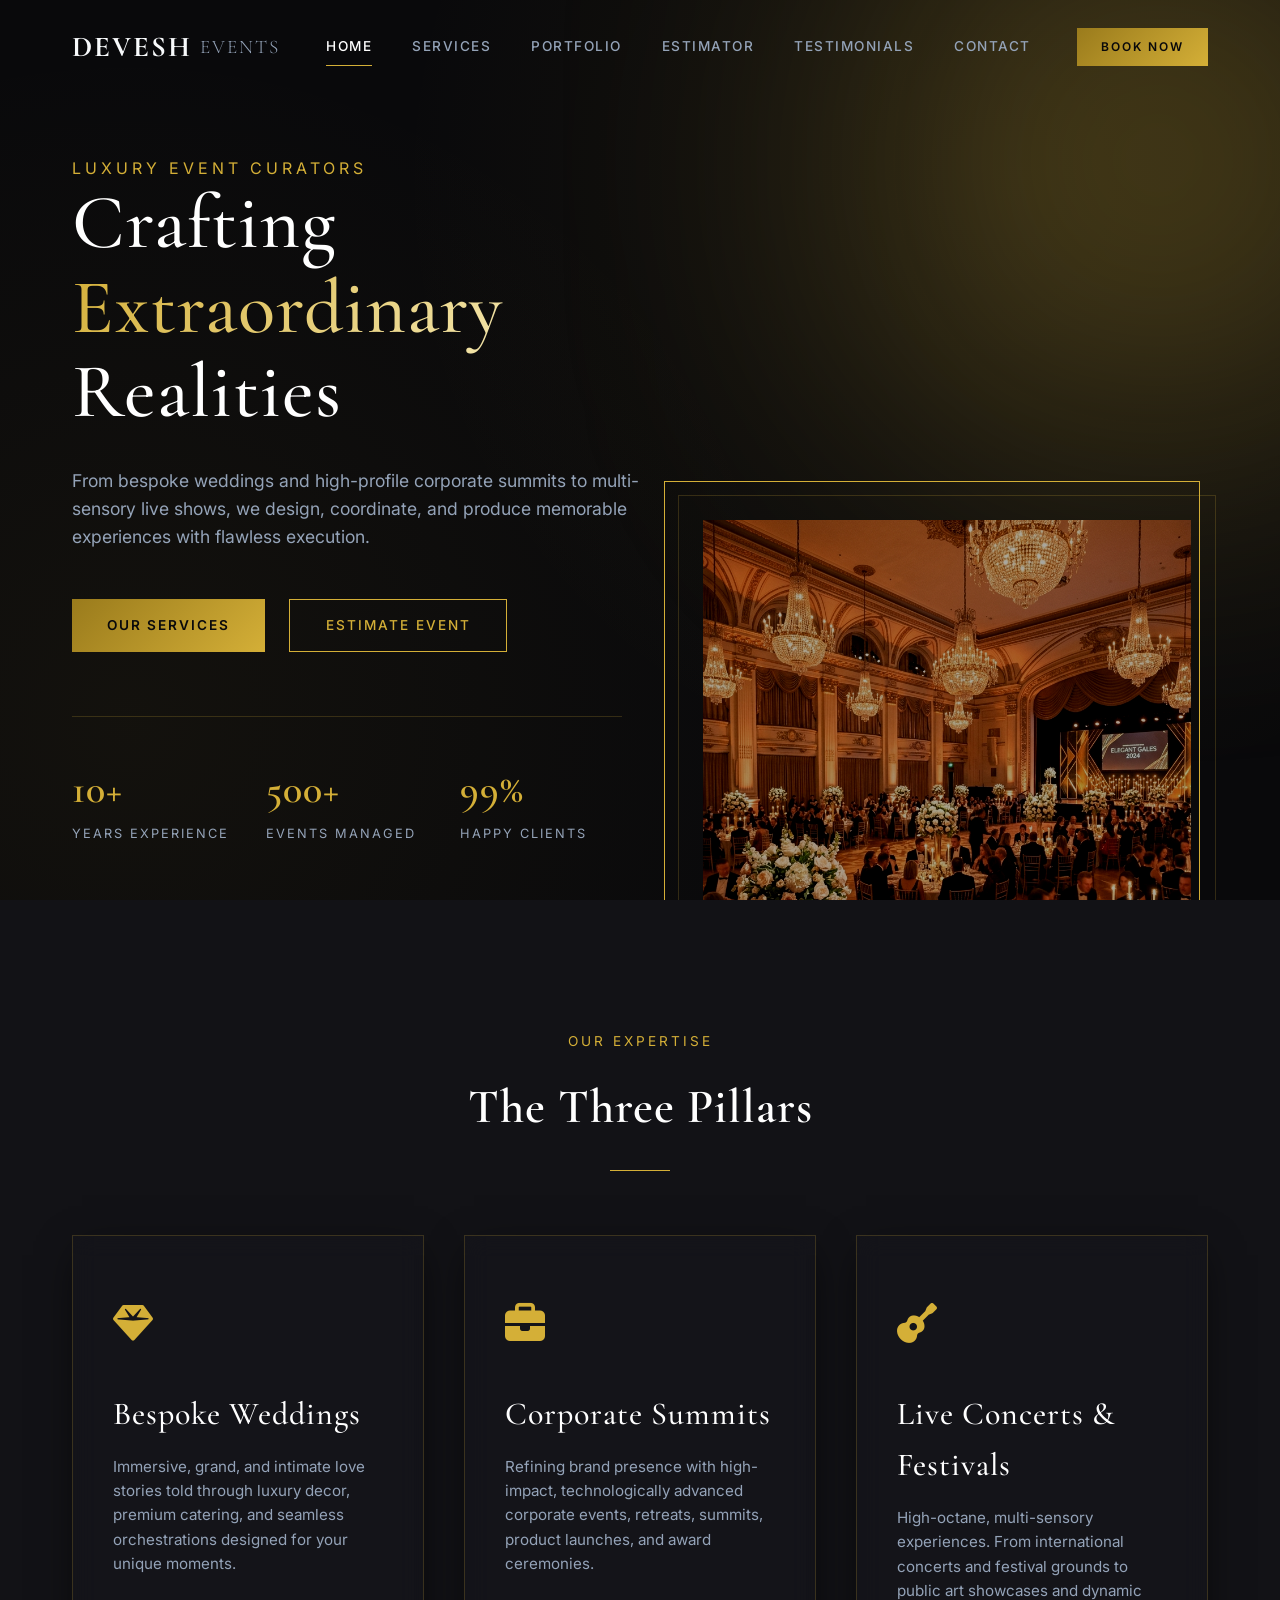
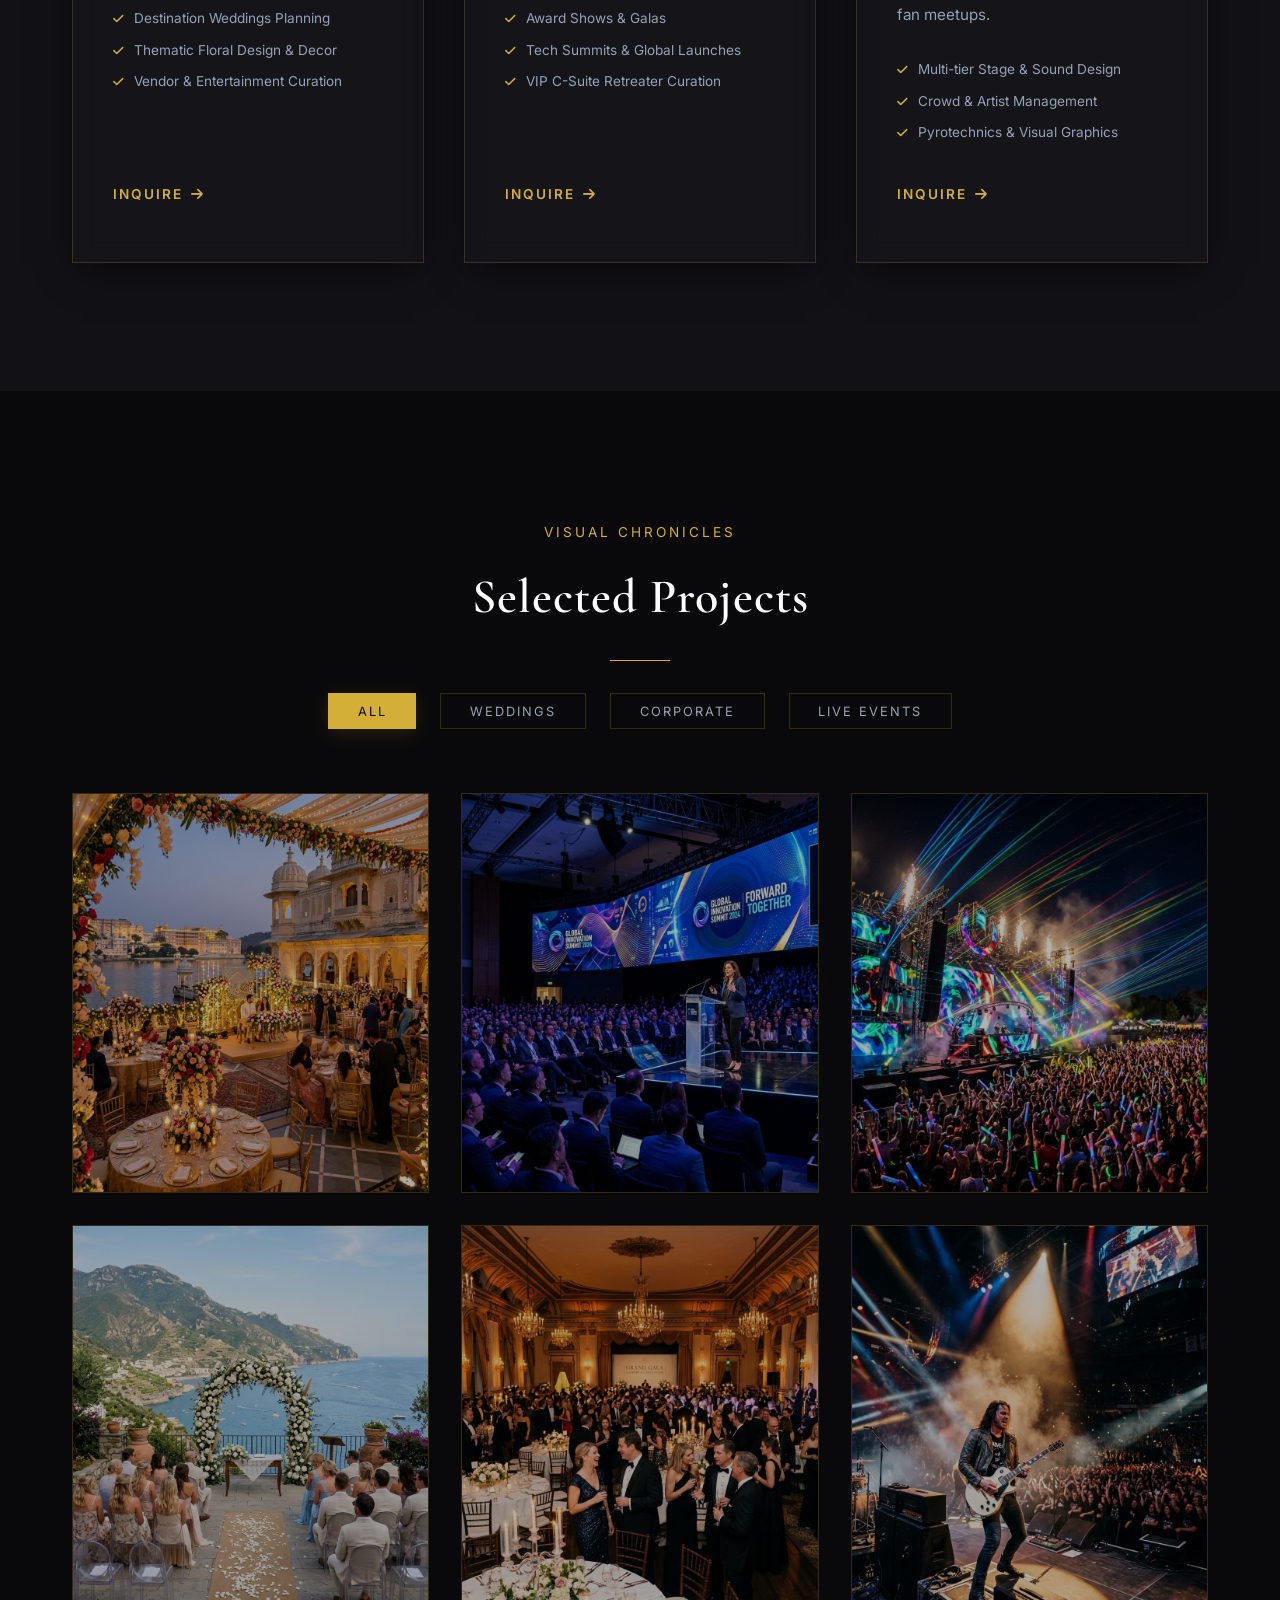
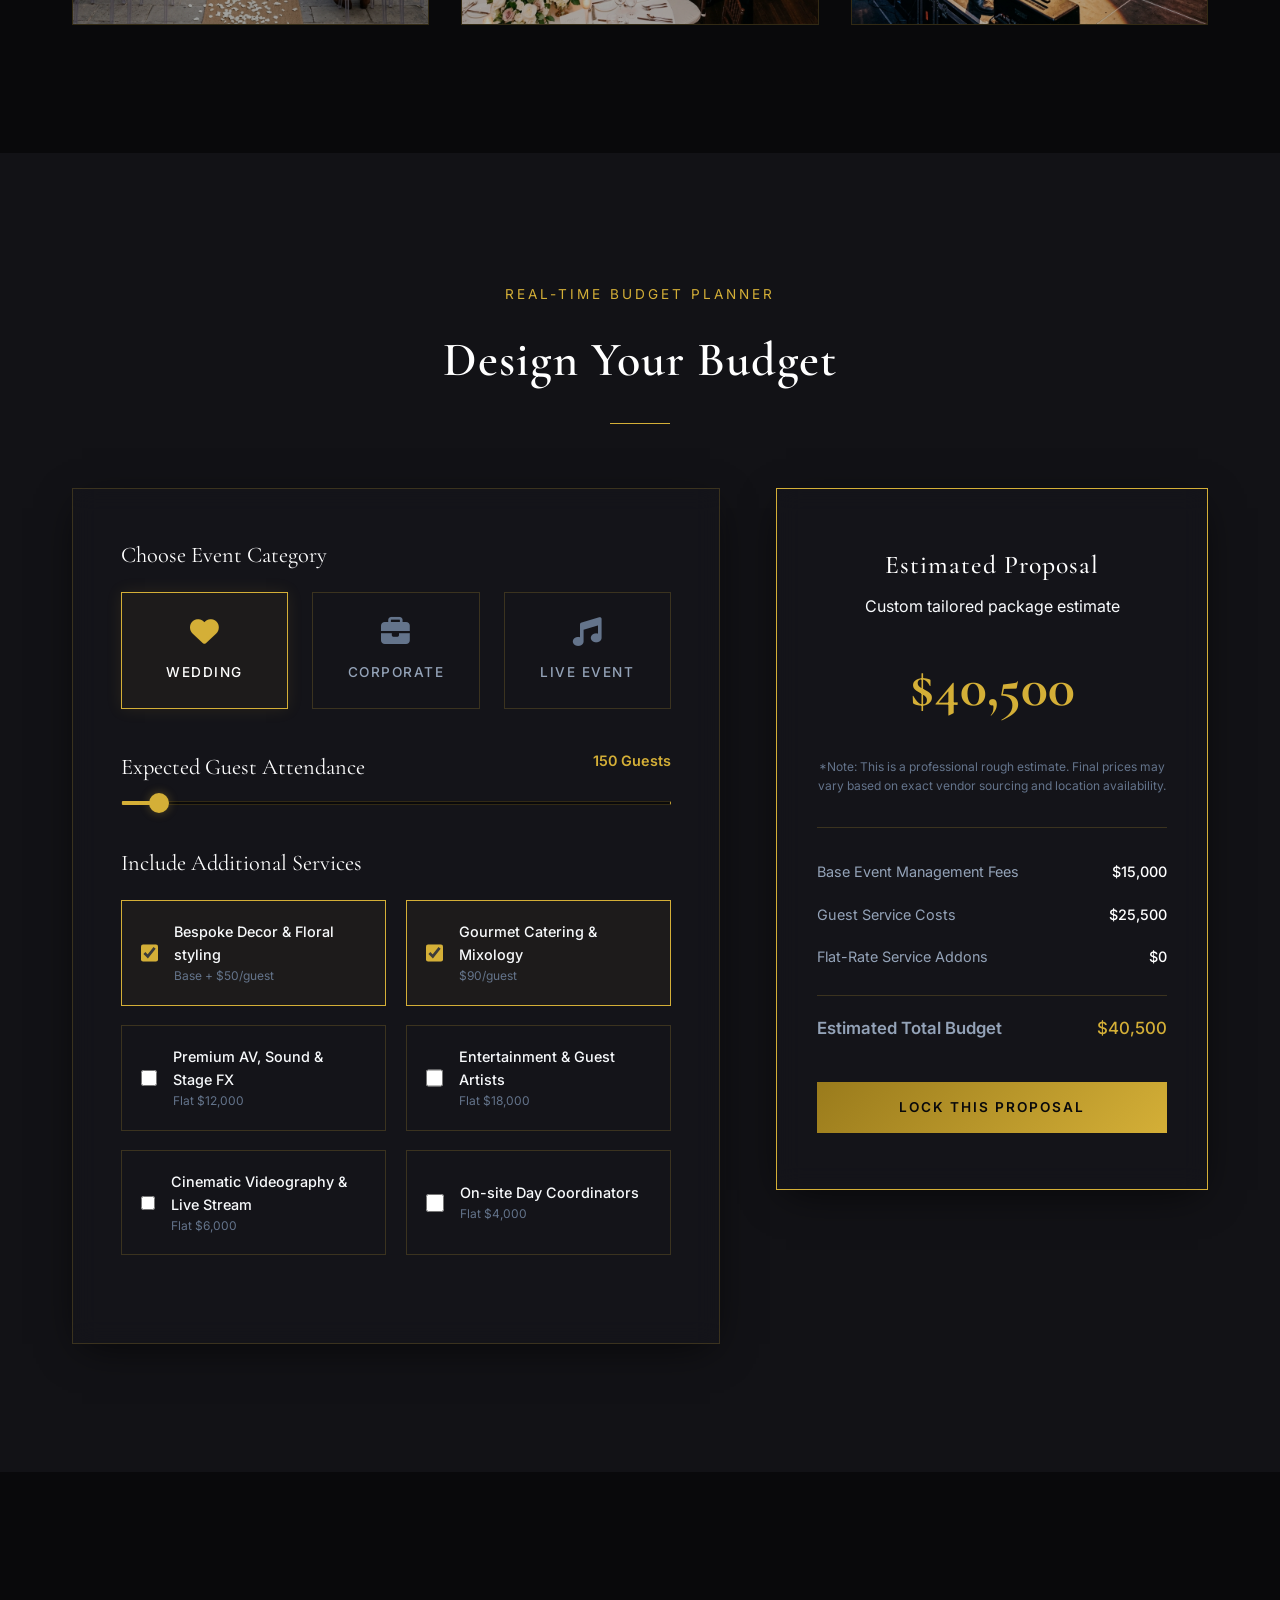
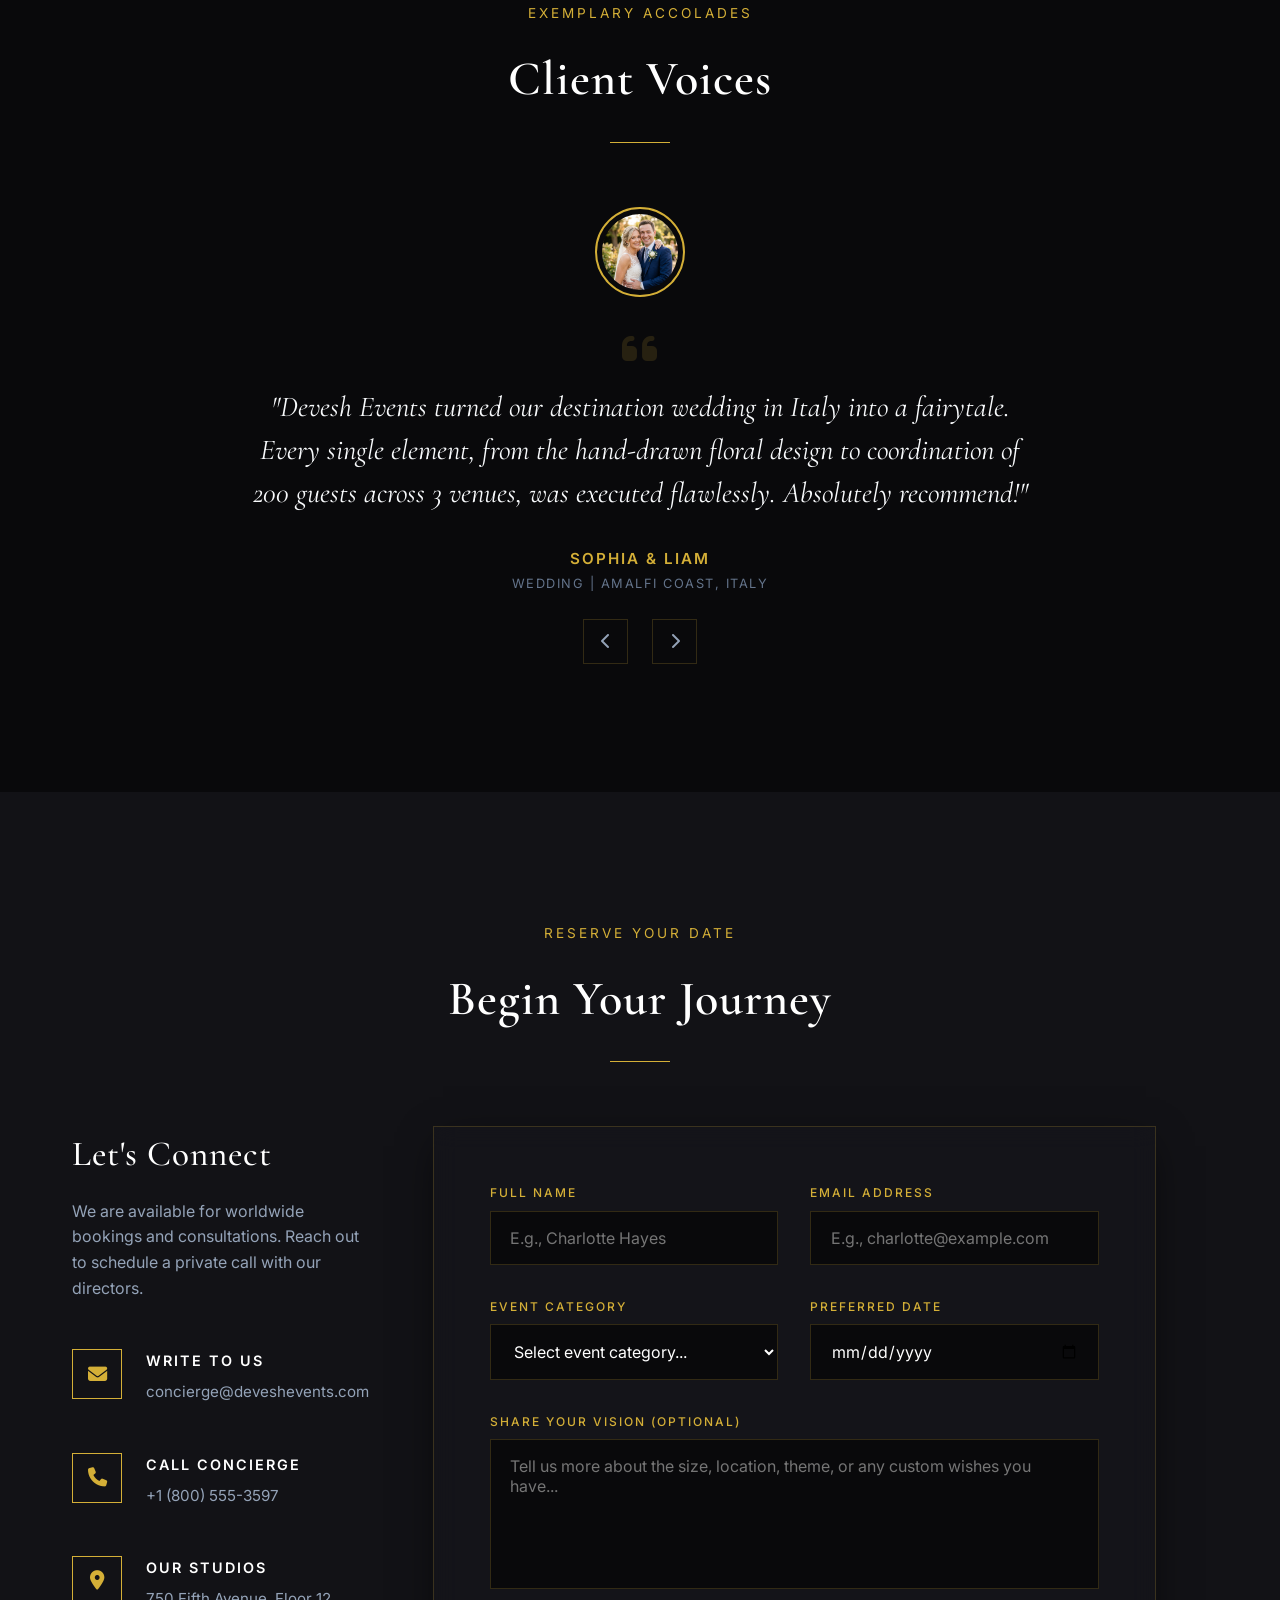
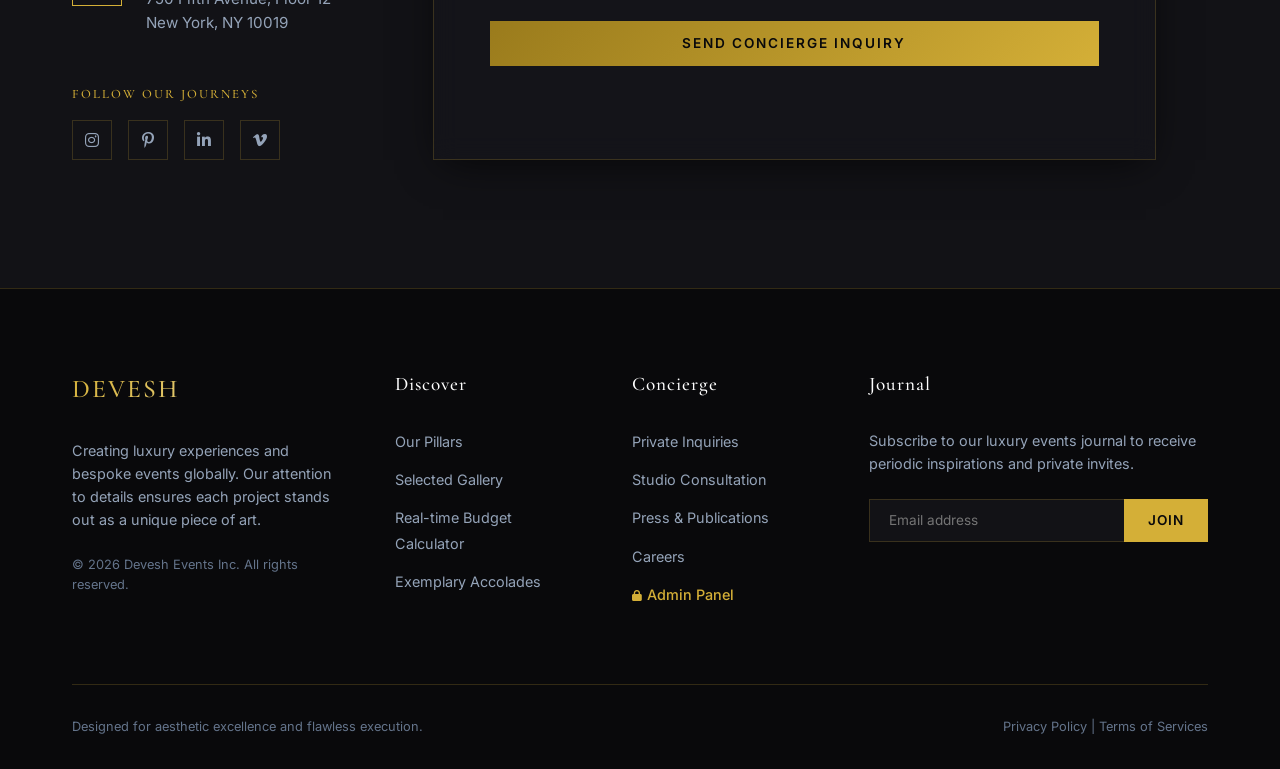
<file: index.html>
<!DOCTYPE html>
<html lang="en">
<head>
    <meta charset="UTF-8">
    <meta name="viewport" content="width=device-width, initial-scale=1.0">
    <meta name="description" content="Devesh Events - Premium, luxury event planning and production agency specializing in bespoke weddings, corporate summits, and high-energy live concerts.">
    <meta name="keywords" content="Luxury Wedding Planner, Corporate Event Management, Concert Producer, Live Events Agency, Event Planner, Premium Weddings">
    <meta name="author" content="Devesh Events">
    <title>Devesh Events | Luxury Event Production & Planning Agency</title>
    <!-- Font Awesome for premium icons -->
    <link rel="stylesheet" href="https://cdnjs.cloudflare.com/ajax/libs/font-awesome/6.4.0/css/all.min.css">
    <!-- Local CSS link -->
    <link rel="stylesheet" href="styles.css">
</head>
<body>

    <!-- 1. NAVIGATION BAR -->
    <nav class="navbar" id="main-navbar">
        <div class="container">
            <a href="#home" class="logo" id="nav-logo">
                DEVESH <span>EVENTS</span>
            </a>
            
            <div class="nav-links" id="desktop-nav-links">
                <a href="#home" class="nav-item active">Home</a>
                <a href="#services" class="nav-item">Services</a>
                <a href="#portfolio" class="nav-item">Portfolio</a>
                <a href="#estimator" class="nav-item">Estimator</a>
                <a href="#testimonials" class="nav-item">Testimonials</a>
                <a href="#contact" class="nav-item">Contact</a>
            </div>
            
            <div class="nav-actions">
                <a href="#contact" class="btn btn-primary" style="padding: 0.6rem 1.5rem; font-size: 0.75rem;" id="nav-cta-btn">Book Now</a>
                <div class="mobile-toggle" id="hamburger-menu" aria-label="Toggle Navigation Menu">
                    <span></span>
                    <span></span>
                    <span></span>
                </div>
            </div>
        </div>
    </nav>

    <!-- Mobile Menu Drawer Overlay -->
    <div class="nav-menu-mobile" id="mobile-menu-drawer">
        <a href="#home" class="mobile-nav-item">Home</a>
        <a href="#services" class="mobile-nav-item">Services</a>
        <a href="#portfolio" class="mobile-nav-item">Portfolio</a>
        <a href="#estimator" class="mobile-nav-item">Estimator</a>
        <a href="#testimonials" class="mobile-nav-item">Testimonials</a>
        <a href="#contact" class="mobile-nav-item">Contact</a>
    </div>

    <!-- 2. HERO SECTION -->
    <header id="home" class="hero">
        <div class="container">
            <div class="hero-content fade-in" id="hero-content-block">
                <span class="hero-subtitle">Luxury Event Curators</span>
                <h1 class="hero-title">Crafting <span class="gold-text">Extraordinary</span> Realities</h1>
                <p class="hero-description">
                    From bespoke weddings and high-profile corporate summits to multi-sensory live shows, we design, coordinate, and produce memorable experiences with flawless execution.
                </p>
                <div class="hero-buttons">
                    <a href="#services" class="btn btn-primary" id="hero-cta-explore">Our Services</a>
                    <a href="#estimator" class="btn btn-secondary" id="hero-cta-estimate">Estimate Event</a>
                </div>
                
                <!-- Stats Row -->
                <div class="stats-row">
                    <div class="stat-item">
                        <h3>10+</h3>
                        <p>Years Experience</p>
                    </div>
                    <div class="stat-item">
                        <h3>500+</h3>
                        <p>Events Managed</p>
                    </div>
                    <div class="stat-item">
                        <h3>99%</h3>
                        <p>Happy Clients</p>
                    </div>
                </div>
            </div>
        </div>
        
        <!-- Hero visual container -->
        <div class="hero-visual fade-in" id="hero-showcase">
            <div class="hero-img-container">
                <img src="assets/hero_event.jpg" alt="Devesh Luxury Event Production" id="hero-visual-img">
            </div>
        </div>
    </header>

    <!-- 3. SERVICES SECTION -->
    <section id="services" class="services-section section-padding">
        <div class="container">
            <div class="text-center fade-in">
                <span class="section-subtitle">Our Expertise</span>
                <h2 class="section-title">The Three Pillars</h2>
            </div>
            
            <div class="services-grid">
                <!-- weddings -->
                <div class="service-card glass-panel fade-in" id="service-card-weddings">
                    <div>
                        <div class="service-icon"><i class="fa-solid fa-gem"></i></div>
                        <h3>Bespoke Weddings</h3>
                        <p>Immersive, grand, and intimate love stories told through luxury decor, premium catering, and seamless orchestrations designed for your unique moments.</p>
                        <ul class="service-features">
                            <li><i class="fa-solid fa-check"></i> Destination Weddings Planning</li>
                            <li><i class="fa-solid fa-check"></i> Thematic Floral Design & Decor</li>
                            <li><i class="fa-solid fa-check"></i> Vendor & Entertainment Curation</li>
                        </ul>
                    </div>
                    <a href="#contact" class="service-link">Inquire <i class="fa-solid fa-arrow-right"></i></a>
                </div>

                <!-- corporate -->
                <div class="service-card glass-panel fade-in" id="service-card-corporate">
                    <div>
                        <div class="service-icon"><i class="fa-solid fa-briefcase"></i></div>
                        <h3>Corporate Summits</h3>
                        <p>Refining brand presence with high-impact, technologically advanced corporate events, retreats, summits, product launches, and award ceremonies.</p>
                        <ul class="service-features">
                            <li><i class="fa-solid fa-check"></i> Award Shows & Galas</li>
                            <li><i class="fa-solid fa-check"></i> Tech Summits & Global Launches</li>
                            <li><i class="fa-solid fa-check"></i> VIP C-Suite Retreater Curation</li>
                        </ul>
                    </div>
                    <a href="#contact" class="service-link">Inquire <i class="fa-solid fa-arrow-right"></i></a>
                </div>

                <!-- live events -->
                <div class="service-card glass-panel fade-in" id="service-card-live">
                    <div>
                        <div class="service-icon"><i class="fa-solid fa-guitar"></i></div>
                        <h3>Live Concerts & Festivals</h3>
                        <p>High-octane, multi-sensory experiences. From international concerts and festival grounds to public art showcases and dynamic fan meetups.</p>
                        <ul class="service-features">
                            <li><i class="fa-solid fa-check"></i> Multi-tier Stage & Sound Design</li>
                            <li><i class="fa-solid fa-check"></i> Crowd & Artist Management</li>
                            <li><i class="fa-solid fa-check"></i> Pyrotechnics & Visual Graphics</li>
                        </ul>
                    </div>
                    <a href="#contact" class="service-link">Inquire <i class="fa-solid fa-arrow-right"></i></a>
                </div>
            </div>
        </div>
    </section>

    <!-- 4. PORTFOLIO GALLERY -->
    <section id="portfolio" class="portfolio-section section-padding">
        <div class="container">
            <div class="text-center fade-in">
                <span class="section-subtitle">Visual Chronicles</span>
                <h2 class="section-title">Selected Projects</h2>
            </div>
            
            <!-- Filters -->
            <div class="portfolio-filters fade-in" id="portfolio-filters-container">
                <button class="filter-btn active" data-filter="all" id="btn-filter-all">All</button>
                <button class="filter-btn" data-filter="weddings" id="btn-filter-weddings">Weddings</button>
                <button class="filter-btn" data-filter="corporate" id="btn-filter-corporate">Corporate</button>
                <button class="filter-btn" data-filter="live" id="btn-filter-live">Live Events</button>
            </div>
            
            <!-- Grid -->
            <div class="portfolio-grid fade-in" id="portfolio-gallery-grid">
                <!-- Dynamic portfolio items will be rendered by JS -->
            </div>
        </div>
    </section>

    <!-- 5. INTERACTIVE EVENT CALCULATOR -->
    <section id="estimator" class="calculator-section section-padding">
        <div class="container">
            <div class="text-center fade-in">
                <span class="section-subtitle">Real-time Budget Planner</span>
                <h2 class="section-title">Design Your Budget</h2>
            </div>
            
            <div class="calc-wrapper">
                <!-- Inputs Form -->
                <div class="calc-form glass-panel fade-in" id="event-calculator-form">
                    
                    <!-- 1. Select Event Type -->
                    <div class="calc-group">
                        <label class="calc-label">Choose Event Category</label>
                        <div class="event-type-grid">
                            <label class="radio-card selected" id="label-calc-wedding">
                                <input type="radio" name="event-type" value="wedding" checked id="calc-radio-wedding">
                                <div class="radio-card-content">
                                    <i class="fa-solid fa-heart"></i>
                                    <span>Wedding</span>
                                </div>
                            </label>
                            
                            <label class="radio-card" id="label-calc-corporate">
                                <input type="radio" name="event-type" value="corporate" id="calc-radio-corporate">
                                <div class="radio-card-content">
                                    <i class="fa-solid fa-briefcase"></i>
                                    <span>Corporate</span>
                                </div>
                            </label>
                            
                            <label class="radio-card" id="label-calc-live">
                                <input type="radio" name="event-type" value="live" id="calc-radio-live">
                                <div class="radio-card-content">
                                    <i class="fa-solid fa-music"></i>
                                    <span>Live Event</span>
                                </div>
                            </label>
                        </div>
                    </div>
                    
                    <!-- 2. Guest Count Slider -->
                    <div class="calc-group">
                        <div class="slider-container">
                            <div class="slider-val-wrapper">
                                <label class="calc-label" style="margin-bottom: 0;">Expected Guest Attendance</label>
                                <span class="slider-value"><span id="guest-count-output">150</span> Guests</span>
                            </div>
                            <input type="range" class="calc-range" id="guest-slider" min="50" max="2000" step="50" value="150">
                        </div>
                    </div>
                    
                    <!-- 3. Services / Add-ons -->
                    <div class="calc-group">
                        <label class="calc-label">Include Additional Services</label>
                        <div class="addons-grid">
                            
                            <label class="checkbox-card checked" id="label-addon-decor">
                                <input type="checkbox" checked value="decor" id="addon-decor">
                                <div class="checkbox-card-content">
                                    <span class="title">Bespoke Decor & Floral styling</span>
                                    <span class="price-hint">Base + $50/guest</span>
                                </div>
                            </label>

                            <label class="checkbox-card checked" id="label-addon-catering">
                                <input type="checkbox" checked value="catering" id="addon-catering">
                                <div class="checkbox-card-content">
                                    <span class="title">Gourmet Catering & Mixology</span>
                                    <span class="price-hint">$90/guest</span>
                                </div>
                            </label>

                            <label class="checkbox-card" id="label-addon-av">
                                <input type="checkbox" value="av" id="addon-av">
                                <div class="checkbox-card-content">
                                    <span class="title">Premium AV, Sound & Stage FX</span>
                                    <span class="price-hint">Flat $12,000</span>
                                </div>
                            </label>

                            <label class="checkbox-card" id="label-addon-artists">
                                <input type="checkbox" value="artists" id="addon-artists">
                                <div class="checkbox-card-content">
                                    <span class="title">Entertainment & Guest Artists</span>
                                    <span class="price-hint">Flat $18,000</span>
                                </div>
                            </label>

                            <label class="checkbox-card" id="label-addon-media">
                                <input type="checkbox" value="media" id="addon-media">
                                <div class="checkbox-card-content">
                                    <span class="title">Cinematic Videography & Live Stream</span>
                                    <span class="price-hint">Flat $6,000</span>
                                </div>
                            </label>

                            <label class="checkbox-card" id="label-addon-planning">
                                <input type="checkbox" value="planning" id="addon-planning">
                                <div class="checkbox-card-content">
                                    <span class="title">On-site Day Coordinators</span>
                                    <span class="price-hint">Flat $4,000</span>
                                </div>
                            </label>

                        </div>
                    </div>

                </div>
                
                <!-- Results Card -->
                <div class="calc-results glass-panel fade-in" id="calculator-results-card">
                    <div class="results-header">
                        <h4>Estimated Proposal</h4>
                        <p>Custom tailored package estimate</p>
                        <div class="estimate-price" id="calc-total-display">$28,500</div>
                        <p class="price-disclaimer">*Note: This is a professional rough estimate. Final prices may vary based on exact vendor sourcing and location availability.</p>
                    </div>
                    
                    <div class="results-breakdown">
                        <div class="breakdown-item">
                            <span>Base Event Management Fees</span>
                            <span id="calc-base-display">$15,000</span>
                        </div>
                        <div class="breakdown-item">
                            <span>Guest Service Costs</span>
                            <span id="calc-guest-display">$13,500</span>
                        </div>
                        <div class="breakdown-item">
                            <span>Flat-Rate Service Addons</span>
                            <span id="calc-flat-display">$0</span>
                        </div>
                        <div class="breakdown-item total">
                            <span>Estimated Total Budget</span>
                            <span id="calc-breakdown-total">$28,500</span>
                        </div>
                    </div>
                    
                    <a href="#contact" class="btn btn-primary text-center" style="width: 100%;" id="calc-cta-btn">Lock This Proposal</a>
                </div>
            </div>
        </div>
    </section>

    <!-- 6. TESTIMONIALS SECTION -->
    <section id="testimonials" class="testimonials-section section-padding">
        <div class="container">
            <div class="text-center fade-in">
                <span class="section-subtitle">Exemplary Accolades</span>
                <h2 class="section-title">Client Voices</h2>
            </div>
            
            <div class="testimonials-slider fade-in" id="testimonials-carousel">
                <!-- Slide 1 -->
                <div class="testimonial-slide active" id="slide-1">
                    <img src="assets/client_1.jpg" alt="Sophia & Liam - Wedding Clients" class="client-img">
                    <i class="fa-solid fa-quote-left quote-icon"></i>
                    <p class="testimonial-text">
                        "Devesh Events turned our destination wedding in Italy into a fairytale. Every single element, from the hand-drawn floral design to coordination of 200 guests across 3 venues, was executed flawlessly. Absolutely recommend!"
                    </p>
                    <div class="client-info">
                        <h4>Sophia &amp; Liam</h4>
                        <p>Wedding | Amalfi Coast, Italy</p>
                    </div>
                </div>

                <!-- Slide 2 -->
                <div class="testimonial-slide" id="slide-2">
                    <img src="assets/client_2.jpg" alt="Marcus Vane - CEO, tech enterprise" class="client-img">
                    <i class="fa-solid fa-quote-left quote-icon"></i>
                    <p class="testimonial-text">
                        "For our global product launch, precision was non-negotiable. The technical integration, crowd flow management, and stage setups were world-class. Devesh Events is our default choice for corporate events."
                    </p>
                    <div class="client-info">
                        <h4>Marcus Vane</h4>
                        <p>CEO, VeloTech | San Francisco</p>
                    </div>
                </div>

                <!-- Slide 3 -->
                <div class="testimonial-slide" id="slide-3">
                    <img src="assets/client_3.jpg" alt="Elena Rostova - Producer, Music Fest" class="client-img">
                    <i class="fa-solid fa-quote-left quote-icon"></i>
                    <p class="testimonial-text">
                        "Managing the artist line-ups, security details, and soundstages for a crowd of 15,000 would have been impossible without Devesh Events. Their operations team is incredibly proactive under high pressure."
                    </p>
                    <div class="client-info">
                        <h4>Elena Rostova</h4>
                        <p>Festival Director | London, UK</p>
                    </div>
                </div>
            </div>
            
            <!-- Controls -->
            <div class="slider-controls fade-in">
                <button class="slider-btn" id="testimonial-prev-btn" aria-label="Previous Review">
                    <i class="fa-solid fa-chevron-left"></i>
                </button>
                <button class="slider-btn" id="testimonial-next-btn" aria-label="Next Review">
                    <i class="fa-solid fa-chevron-right"></i>
                </button>
            </div>
        </div>
    </section>

    <!-- 7. BOOKING & INQUIRY FORM -->
    <section id="contact" class="contact-section section-padding">
        <div class="container">
            <div class="text-center fade-in">
                <span class="section-subtitle">Reserve Your Date</span>
                <h2 class="section-title">Begin Your Journey</h2>
            </div>
            
            <div class="contact-grid">
                <!-- Info Column -->
                <div class="contact-info fade-in" id="contact-details">
                    <div>
                        <h3 style="font-size: 2.2rem; margin-bottom: 1rem;">Let's Connect</h3>
                        <p style="color: var(--text-secondary);">We are available for worldwide bookings and consultations. Reach out to schedule a private call with our directors.</p>
                    </div>
                    
                    <div class="info-item">
                        <div class="info-icon"><i class="fa-solid fa-envelope"></i></div>
                        <div class="info-content">
                            <h4>Write to Us</h4>
                            <p><a href="mailto:concierge@deveshevents.com">concierge@deveshevents.com</a></p>
                        </div>
                    </div>

                    <div class="info-item">
                        <div class="info-icon"><i class="fa-solid fa-phone"></i></div>
                        <div class="info-content">
                            <h4>Call Concierge</h4>
                            <p><a href="tel:+18005553597">+1 (800) 555-3597</a></p>
                        </div>
                    </div>

                    <div class="info-item">
                        <div class="info-icon"><i class="fa-solid fa-location-dot"></i></div>
                        <div class="info-content">
                            <h4>Our Studios</h4>
                            <p>750 Fifth Avenue, Floor 12<br>New York, NY 10019</p>
                        </div>
                    </div>
                    
                    <div>
                        <h4 style="font-size: 0.8rem; text-transform: uppercase; letter-spacing: 2px; color: var(--gold); margin-bottom: 1rem;">Follow Our Journeys</h4>
                        <div class="social-links">
                            <a href="#" class="social-btn"><i class="fa-brands fa-instagram"></i></a>
                            <a href="#" class="social-btn"><i class="fa-brands fa-pinterest-p"></i></a>
                            <a href="#" class="social-btn"><i class="fa-brands fa-linkedin-in"></i></a>
                            <a href="#" class="social-btn"><i class="fa-brands fa-vimeo-v"></i></a>
                        </div>
                    </div>
                </div>
                
                <!-- Form Column -->
                <form class="contact-form glass-panel fade-in" id="booking-contact-form">
                    <div class="form-grid">
                        <div class="form-group">
                            <label for="contact-name">Full Name</label>
                            <input type="text" id="contact-name" class="form-control" placeholder="E.g., Charlotte Hayes" required>
                        </div>
                        
                        <div class="form-group">
                            <label for="contact-email">Email Address</label>
                            <input type="email" id="contact-email" class="form-control" placeholder="E.g., charlotte@example.com" required>
                        </div>

                        <div class="form-group">
                            <label for="contact-category">Event Category</label>
                            <select id="contact-category" class="form-control" required style="background-color: var(--bg-primary);">
                                <option value="" disabled selected>Select event category...</option>
                                <option value="wedding">Bespoke Wedding</option>
                                <option value="corporate">Corporate Summit</option>
                                <option value="live">Live Concert / Festival</option>
                                <option value="other">Other Unique Celebration</option>
                            </select>
                        </div>

                        <div class="form-group">
                            <label for="contact-date">Preferred Date</label>
                            <input type="date" id="contact-date" class="form-control" required>
                        </div>

                        <div class="form-group full-width">
                            <label for="contact-notes">Share Your Vision (Optional)</label>
                            <textarea id="contact-notes" class="form-control" placeholder="Tell us more about the size, location, theme, or any custom wishes you have..."></textarea>
                        </div>
                    </div>
                    
                    <button type="submit" class="btn btn-primary" style="width: 100%;" id="btn-submit-form">Send Concierge Inquiry</button>
                </form>
            </div>
        </div>
    </section>

    <!-- 8. FOOTER -->
    <footer class="footer">
        <div class="container">
            <div class="footer-grid">
                <div class="footer-col">
                    <h4 class="gold-text" style="font-size: 1.6rem; letter-spacing: 2px;">DEVESH</h4>
                    <p>Creating luxury experiences and bespoke events globally. Our attention to details ensures each project stands out as a unique piece of art.</p>
                    <p style="font-size: 0.8rem; color: var(--text-muted);">&copy; 2026 Devesh Events Inc. All rights reserved.</p>
                </div>
                
                <div class="footer-col">
                    <h4>Discover</h4>
                    <ul class="footer-links">
                        <li><a href="#services">Our Pillars</a></li>
                        <li><a href="#portfolio">Selected Gallery</a></li>
                        <li><a href="#estimator">Real-time Budget Calculator</a></li>
                        <li><a href="#testimonials">Exemplary Accolades</a></li>
                    </ul>
                </div>
                
                <div class="footer-col">
                    <h4>Concierge</h4>
                    <ul class="footer-links">
                        <li><a href="#contact">Private Inquiries</a></li>
                        <li><a href="#contact">Studio Consultation</a></li>
                        <li><a href="#">Press &amp; Publications</a></li>
                        <li><a href="#">Careers</a></li>
                        <li><a href="admin.html" style="color: var(--gold); font-weight: 500;"><i class="fa-solid fa-lock" style="font-size: 0.7rem; margin-right: 5px;"></i>Admin Panel</a></li>
                    </ul>
                </div>
                
                <div class="footer-col">
                    <h4>Journal</h4>
                    <p>Subscribe to our luxury events journal to receive periodic inspirations and private invites.</p>
                    <form class="newsletter-form" id="footer-newsletter-form">
                        <input type="email" placeholder="Email address" required id="newsletter-email">
                        <button type="submit">Join</button>
                    </form>
                </div>
            </div>
            
            <div class="footer-bottom">
                <p>Designed for aesthetic excellence and flawless execution.</p>
                <p>Privacy Policy | Terms of Services</p>
            </div>
        </div>
    </footer>

    <!-- Local JavaScript link -->
    <script src="app.js"></script>
</body>
</html>
</file>
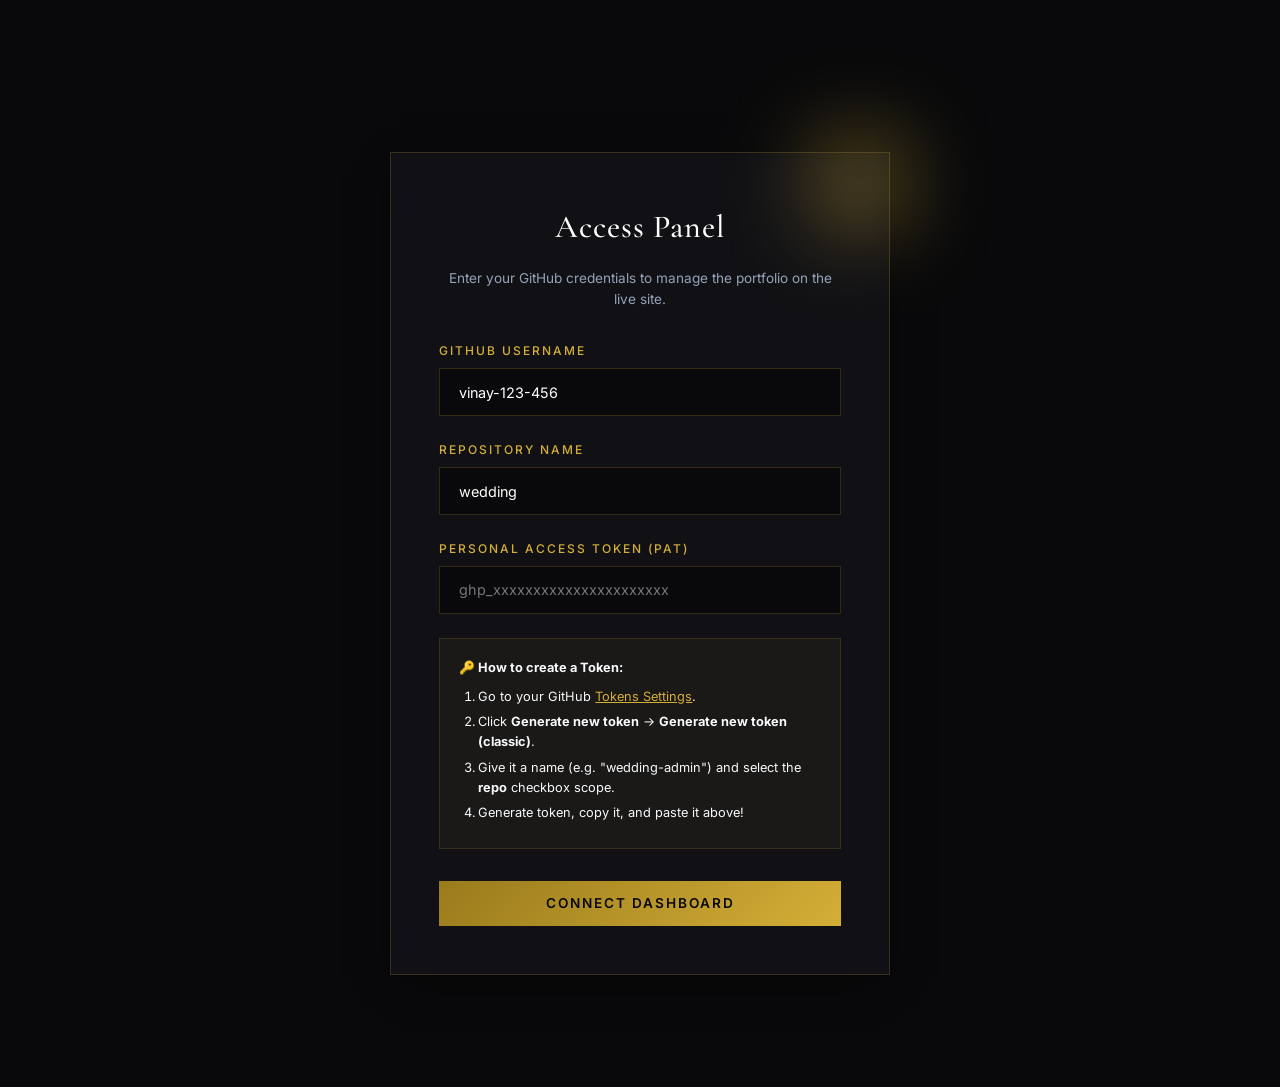
<file: admin.html>
<!DOCTYPE html>
<html lang="en">
<head>
    <meta charset="UTF-8">
    <meta name="viewport" content="width=device-width, initial-scale=1.0">
    <title>Admin Dashboard | Devesh Events</title>
    <!-- Font Awesome for premium icons -->
    <link rel="stylesheet" href="https://cdnjs.cloudflare.com/ajax/libs/font-awesome/6.4.0/css/all.min.css">
    <!-- Local CSS link -->
    <link rel="stylesheet" href="styles.css">
    <style>
        html, body {
            overflow-x: hidden;
            width: 100%;
            max-width: 100%;
        }

        body {
            background-color: var(--bg-primary);
            color: var(--text-primary);
            min-height: 100vh;
            padding-top: 40px;
        }

        .admin-container {
            max-width: 1000px;
            margin: 0 auto;
            padding: 2rem;
        }

        .header-row {
            display: flex;
            justify-content: space-between;
            align-items: center;
            border-bottom: 1px solid var(--border-color);
            padding-bottom: 1.5rem;
            margin-bottom: 2.5rem;
        }

        .header-row h1 {
            font-size: 2.2rem;
            margin: 0;
        }

        .back-btn {
            font-size: 0.85rem;
            text-transform: uppercase;
            letter-spacing: 2px;
            color: var(--text-secondary);
            display: flex;
            align-items: center;
            gap: 0.5rem;
            transition: var(--transition-fast);
        }

        .back-btn:hover {
            color: var(--gold);
        }

        /* Login Layout */
        .login-card {
            max-width: 500px;
            margin: 5rem auto;
            padding: 3rem;
            border-radius: 0;
            position: relative;
        }

        .login-card::before {
            content: '';
            position: absolute;
            width: 100px;
            height: 100px;
            background: var(--gold-glow);
            filter: blur(40px);
            top: -20px;
            right: -20px;
            z-index: -1;
        }

        .login-card h2 {
            font-size: 2rem;
            margin-bottom: 1rem;
            text-align: center;
        }

        .login-description {
            font-size: 0.85rem;
            color: var(--text-secondary);
            text-align: center;
            margin-bottom: 2rem;
            line-height: 1.5;
        }

        .form-group {
            display: flex;
            flex-direction: column;
            gap: 0.5rem;
            margin-bottom: 1.5rem;
        }

        .form-group label {
            font-size: 0.75rem;
            text-transform: uppercase;
            letter-spacing: 2px;
            color: var(--gold);
            font-weight: 500;
        }

        .form-control {
            background-color: var(--bg-primary);
            border: 1px solid var(--border-color);
            padding: 0.9rem 1.2rem;
            color: var(--white);
            font-size: 0.9rem;
            transition: var(--transition-smooth);
            width: 100%;
        }

        .form-control:focus {
            border-color: var(--gold);
            box-shadow: 0 0 12px rgba(212, 175, 55, 0.15);
        }

        .help-box {
            background: rgba(212, 175, 55, 0.05);
            border: 1px solid rgba(212, 175, 55, 0.15);
            padding: 1.2rem;
            font-size: 0.8rem;
            margin-bottom: 2rem;
            line-height: 1.6;
        }

        .help-box ol {
            padding-left: 1.2rem;
            margin-top: 0.5rem;
        }

        .help-box li {
            margin-bottom: 0.3rem;
        }

        .help-box a {
            color: var(--gold);
            text-decoration: underline;
        }

        /* Dashboard Items */
        .dashboard-grid {
            display: grid;
            grid-template-columns: repeat(auto-fill, minmax(280px, 1fr));
            gap: 2rem;
            margin-top: 2rem;
        }

        .item-card {
            border: 1px solid var(--border-color);
            background: var(--bg-card);
            position: relative;
            height: 380px;
            display: flex;
            flex-direction: column;
            overflow: hidden;
            transition: var(--transition-smooth);
        }

        .item-card:hover {
            border-color: var(--gold);
            box-shadow: var(--shadow-gold);
            transform: translateY(-3px);
        }

        .card-img-wrapper {
            height: 180px;
            overflow: hidden;
            position: relative;
            background: #18181b;
        }

        .card-img-wrapper img {
            width: 100%;
            height: 100%;
            object-fit: cover;
        }

        .card-category-tag {
            position: absolute;
            top: 10px;
            left: 10px;
            background: var(--bg-primary);
            border: 1px solid var(--gold);
            color: var(--gold);
            font-size: 0.65rem;
            text-transform: uppercase;
            letter-spacing: 1.5px;
            padding: 0.3rem 0.6rem;
            font-weight: 600;
        }

        .card-body {
            padding: 1.5rem;
            flex-grow: 1;
            display: flex;
            flex-direction: column;
            justify-content: space-between;
        }

        .card-body h3 {
            font-size: 1.4rem;
            margin-bottom: 0.5rem;
            color: var(--white);
            line-height: 1.2;
        }

        .card-body p {
            font-size: 0.85rem;
            color: var(--text-secondary);
            margin-bottom: 1rem;
        }

        .card-actions {
            display: flex;
            gap: 1rem;
            border-top: 1px solid var(--border-color);
            padding-top: 1rem;
            margin-top: auto;
        }

        .card-btn {
            flex: 1;
            padding: 0.5rem;
            font-size: 0.75rem;
            text-transform: uppercase;
            letter-spacing: 1.5px;
            border: 1px solid var(--border-color);
            color: var(--text-secondary);
            text-align: center;
            cursor: pointer;
            transition: var(--transition-fast);
        }

        .card-btn.btn-edit:hover {
            border-color: var(--gold);
            color: var(--gold);
        }

        .card-btn.btn-move-up:hover,
        .card-btn.btn-move-down:hover {
            border-color: var(--gold);
            color: var(--gold);
        }

        .card-btn.btn-delete:hover {
            border-color: #ef4444;
            color: #ef4444;
            background: rgba(239, 68, 68, 0.05);
        }

        /* Action Buttons Row */
        .actions-row {
            display: flex;
            gap: 1.5rem;
            margin-bottom: 2rem;
        }

        /* Modal Overlay */
        .modal-overlay {
            position: fixed;
            top: 0;
            left: 0;
            width: 100%;
            height: 100%;
            background: rgba(9, 9, 11, 0.95);
            z-index: 1000;
            display: flex;
            justify-content: center;
            align-items: center;
            opacity: 0;
            pointer-events: none;
            transition: opacity 0.4s ease;
            overflow-y: auto;
            padding: 2rem 1rem;
        }

        .modal-overlay.active {
            opacity: 1;
            pointer-events: auto;
        }

        .modal-card {
            width: 100%;
            max-width: 550px;
            padding: 3rem;
            border-radius: 0;
            position: relative;
            margin: auto;
        }

        .modal-header {
            display: flex;
            justify-content: space-between;
            align-items: center;
            margin-bottom: 2rem;
        }

        .modal-header h2 {
            font-size: 1.8rem;
            margin: 0;
        }

        .close-modal-btn {
            color: var(--text-secondary);
            font-size: 1.5rem;
            cursor: pointer;
            transition: var(--transition-fast);
        }

        .close-modal-btn:hover {
            color: var(--gold);
        }

        /* Loader Overlay */
        .loader-overlay {
            position: fixed;
            top: 0;
            left: 0;
            width: 100%;
            height: 100%;
            background: rgba(9, 9, 11, 0.98);
            z-index: 2000;
            display: flex;
            flex-direction: column;
            justify-content: center;
            align-items: center;
            opacity: 0;
            pointer-events: none;
            transition: opacity 0.3s ease;
        }

        .loader-overlay.active {
            opacity: 1;
            pointer-events: auto;
        }

        .spinner {
            width: 60px;
            height: 60px;
            border: 2px solid var(--border-color);
            border-top: 2px solid var(--gold);
            border-radius: 50%;
            animation: spin 1s linear infinite;
            margin-bottom: 2rem;
        }

        @keyframes spin {
            0% { transform: rotate(0deg); }
            100% { transform: rotate(360deg); }
        }

        .loader-text {
            font-family: var(--font-heading);
            font-size: 1.8rem;
            color: var(--white);
            margin-bottom: 0.5rem;
            letter-spacing: 1px;
        }

        .loader-sub {
            color: var(--text-secondary);
            font-size: 0.9rem;
        }

        /* Success Dialog */
        .success-dialog {
            text-align: center;
            max-width: 450px;
            padding: 3rem;
        }

        .success-icon {
            font-size: 4rem;
            color: var(--gold);
            margin-bottom: 1.5rem;
        }

        .success-dialog h3 {
            font-size: 2rem;
            margin-bottom: 1rem;
        }

        .success-dialog p {
            font-size: 0.95rem;
            color: var(--text-secondary);
            line-height: 1.6;
            margin-bottom: 2rem;
        }

        /* ----------------------------------------------------
           RESPONSIVE STYLES FOR ADMIN DASHBOARD
        ---------------------------------------------------- */
        @media (max-width: 991px) {
            .admin-container {
                padding: 1.5rem;
            }
            .dashboard-grid {
                grid-template-columns: repeat(auto-fill, minmax(240px, 1fr));
                gap: 1.5rem;
            }
            .login-card {
                padding: 2.5rem;
                margin: 3rem auto;
            }
            .modal-card {
                padding: 2.5rem;
                max-width: 90%;
            }
        }

        @media (max-width: 767px) {
            body {
                padding-top: 20px;
            }
            .header-row {
                flex-direction: column;
                align-items: flex-start;
                gap: 1.2rem;
                text-align: left;
                margin-bottom: 2rem;
            }
            .header-row button {
                align-self: flex-start;
            }
            .actions-row {
                flex-direction: column;
                gap: 1rem;
            }
            .actions-row button {
                width: 100%;
            }
            .login-card {
                padding: 2rem 1.5rem;
                margin: 2rem auto;
            }
            .login-card h2 {
                font-size: 1.7rem;
            }
            .modal-card {
                padding: 2rem 1.5rem;
            }
            .modal-header h2 {
                font-size: 1.5rem;
            }
            .success-dialog {
                padding: 2rem 1.5rem;
            }
            .success-dialog h3 {
                font-size: 1.7rem;
            }
        }

        @media (max-width: 480px) {
            .admin-container {
                padding: 1rem;
            }
            .dashboard-grid {
                grid-template-columns: 1fr;
            }
            .item-card {
                height: auto;
                min-height: 380px;
            }
            .card-body {
                padding: 1.2rem;
            }
            .card-body h3 {
                font-size: 1.25rem;
            }
            .card-actions {
                flex-wrap: wrap;
                gap: 0.5rem;
            }
            .card-actions .card-btn {
                flex: 1 1 calc(50% - 0.3rem) !important;
                padding: 0.6rem 0.4rem;
                font-size: 0.7rem;
            }
            .login-card {
                padding: 1.5rem 1rem;
            }
            .help-box {
                padding: 1rem;
                font-size: 0.75rem;
            }
            .modal-card {
                padding: 1.5rem 1rem;
            }
            .form-control {
                padding: 0.8rem 1rem;
            }
        }
    </style>
</head>
<body>

    <div class="admin-container" id="login-view">
        <div class="login-card glass-panel">
            <h2>Access Panel</h2>
            <p class="login-description">Enter your GitHub credentials to manage the portfolio on the live site.</p>
            
            <form id="login-form">
                <div class="form-group">
                    <label for="github-username">GitHub Username</label>
                    <input type="text" id="github-username" class="form-control" placeholder="E.g., vinay-123-456" required>
                </div>
                
                <div class="form-group">
                    <label for="github-repo">Repository Name</label>
                    <input type="text" id="github-repo" class="form-control" placeholder="E.g., wedding" required>
                </div>

                <div class="form-group">
                    <label for="github-token">Personal Access Token (PAT)</label>
                    <input type="password" id="github-token" class="form-control" placeholder="ghp_xxxxxxxxxxxxxxxxxxxxxx" required>
                </div>

                <div class="help-box">
                    <strong>🔑 How to create a Token:</strong>
                    <ol>
                        <li>Go to your GitHub <a href="https://github.com/settings/tokens" target="_blank">Tokens Settings</a>.</li>
                        <li>Click <strong>Generate new token</strong> &rarr; <strong>Generate new token (classic)</strong>.</li>
                        <li>Give it a name (e.g. "wedding-admin") and select the <strong>repo</strong> checkbox scope.</li>
                        <li>Generate token, copy it, and paste it above!</li>
                    </ol>
                </div>

                <button type="submit" class="btn btn-primary" style="width: 100%;">Connect Dashboard</button>
            </form>
        </div>
    </div>

    <div class="admin-container" id="dashboard-view" style="display: none;">
        <div class="header-row">
            <div>
                <a href="index.html" class="back-btn"><i class="fa-solid fa-arrow-left"></i> Back to Website</a>
                <h1 class="gold-text" style="margin-top: 0.5rem;">Devesh Events Admin</h1>
            </div>
            <button class="btn btn-secondary" id="logout-btn" style="padding: 0.6rem 1.5rem; font-size: 0.75rem;">Log Out</button>
        </div>

        <div class="actions-row">
            <button class="btn btn-primary" id="add-item-btn"><i class="fa-solid fa-plus" style="margin-right: 8px;"></i> Add Portfolio Item</button>
        </div>

        <div class="dashboard-grid" id="portfolio-items-list">
            <!-- Dynamic items list -->
        </div>
    </div>

    <!-- Add/Edit Modal -->
    <div class="modal-overlay" id="edit-modal">
        <div class="modal-card glass-panel">
            <div class="modal-header">
                <h2 id="modal-title">Edit Item</h2>
                <i class="fa-solid fa-xmark close-modal-btn" id="close-modal-x"></i>
            </div>
            
            <form id="item-form">
                <input type="hidden" id="item-id">
                
                <div class="form-group">
                    <label for="item-name">Project / Client Title</label>
                    <input type="text" id="item-name" class="form-control" placeholder="E.g., A Royal Affair" required>
                </div>

                <div class="form-group">
                    <label for="item-details">Details / Location</label>
                    <input type="text" id="item-details" class="form-control" placeholder="E.g., Beach Wedding | Amalfi Coast, Italy" required>
                </div>

                <div class="form-group">
                    <label for="item-category">Category</label>
                    <select id="item-category" class="form-control" required style="background-color: var(--bg-primary);">
                        <option value="weddings">Weddings</option>
                        <option value="corporate">Corporate</option>
                        <option value="live">Live Events</option>
                    </select>
                </div>

                <div class="form-group">
                    <label for="item-image-file" id="image-label">Image File (PNG/JPG)</label>
                    <input type="file" id="item-image-file" class="form-control" accept="image/*">
                    <p style="font-size: 0.75rem; color: var(--text-muted); margin-top: 0.2rem;" id="image-hint">Leave blank to keep current image.</p>
                </div>

                <div class="actions-row" style="margin-top: 2rem; margin-bottom: 0;">
                    <button type="submit" class="btn btn-primary" style="flex: 1;" id="modal-submit-btn">Publish Item</button>
                    <button type="button" class="btn btn-secondary" style="flex: 1;" id="cancel-modal-btn">Cancel</button>
                </div>
            </form>
        </div>
    </div>

    <!-- Loader & Progress Overlay -->
    <div class="loader-overlay" id="loader-overlay">
        <div class="spinner"></div>
        <div class="loader-text" id="loader-title">Saving changes...</div>
        <div class="loader-sub" id="loader-description">Uploading data to GitHub...</div>
    </div>

    <!-- Success Feedback Overlay -->
    <div class="modal-overlay" id="success-overlay">
        <div class="success-dialog glass-panel">
            <i class="fa-solid fa-circle-check success-icon"></i>
            <h3>Changes Published!</h3>
            <p>Your edits have been successfully committed to GitHub. GitHub Pages is rebuilding your site, and the live updates will be visible to your client in 1-2 minutes.</p>
            <button class="btn btn-primary" id="close-success-btn">Close Dashboard</button>
        </div>
    </div>

    <script>
        document.addEventListener('DOMContentLoaded', () => {
            // Local state
            let portfolioData = [];
            let githubCredentials = null;
            let currentUploadedImageBase64 = null;
            let currentUploadedImageName = null;

            // DOM elements
            const loginView = document.getElementById('login-view');
            const dashboardView = document.getElementById('dashboard-view');
            const loginForm = document.getElementById('login-form');
            const githubUsernameInput = document.getElementById('github-username');
            const githubRepoInput = document.getElementById('github-repo');
            const githubTokenInput = document.getElementById('github-token');

            const portfolioList = document.getElementById('portfolio-items-list');
            const addItemBtn = document.getElementById('add-item-btn');
            const logoutBtn = document.getElementById('logout-btn');

            const editModal = document.getElementById('edit-modal');
            const itemForm = document.getElementById('item-form');
            const itemIdInput = document.getElementById('item-id');
            const itemNameInput = document.getElementById('item-name');
            const itemDetailsInput = document.getElementById('item-details');
            const itemCategorySelect = document.getElementById('item-category');
            const itemImageFileInput = document.getElementById('item-image-file');
            const imageLabel = document.getElementById('image-label');
            const imageHint = document.getElementById('image-hint');
            const modalTitle = document.getElementById('modal-title');
            const modalSubmitBtn = document.getElementById('modal-submit-btn');
            
            const closeModalX = document.getElementById('close-modal-x');
            const cancelModalBtn = document.getElementById('cancel-modal-btn');

            const loaderOverlay = document.getElementById('loader-overlay');
            const loaderTitle = document.getElementById('loader-title');
            const loaderDescription = document.getElementById('loader-description');

            const successOverlay = document.getElementById('success-overlay');
            const closeSuccessBtn = document.getElementById('close-success-btn');

            // Pre-fill fields if cached or matching default
            githubUsernameInput.value = 'vinay-123-456';
            githubRepoInput.value = 'wedding';

            // Auto-login from local storage if existing
            const cachedCreds = localStorage.getItem('devesh_events_github_creds');
            if (cachedCreds) {
                try {
                    githubCredentials = JSON.parse(cachedCreds);
                    githubUsernameInput.value = githubCredentials.username;
                    githubRepoInput.value = githubCredentials.repo;
                    githubTokenInput.value = githubCredentials.token;
                    loadDashboard();
                } catch (e) {
                    localStorage.removeItem('devesh_events_github_creds');
                }
            }

            // Login submission
            loginForm.addEventListener('submit', async (e) => {
                e.preventDefault();
                showLoader('Connecting to GitHub...', 'Validating credentials and repository...');

                const creds = {
                    username: githubUsernameInput.value.trim(),
                    repo: githubRepoInput.value.trim(),
                    token: githubTokenInput.value.trim()
                };

                try {
                    // Validate credentials by fetching portfolio.json
                    const url = `https://api.github.com/repos/${creds.username}/${creds.repo}/contents/portfolio.json`;
                    const res = await fetch(url, {
                        headers: { 'Authorization': `token ${creds.token}` }
                    });

                    if (!res.ok) {
                        if (res.status === 404) {
                            throw new Error('Repository or portfolio.json not found on GitHub. Verify the credentials.');
                        } else {
                            throw new Error('Authentication failed. Check your token.');
                        }
                    }

                    // Credentials are valid, cache them
                    localStorage.setItem('devesh_events_github_creds', JSON.stringify(creds));
                    githubCredentials = creds;
                    
                    const fileData = await res.json();
                    const content = decodeBase64(fileData.content);
                    portfolioData = JSON.parse(content);

                    hideLoader();
                    showDashboardView();
                } catch (err) {
                    hideLoader();
                    alert(`Error: ${err.message}`);
                }
            });

            // Logout
            logoutBtn.addEventListener('click', () => {
                localStorage.removeItem('devesh_events_github_creds');
                githubCredentials = null;
                portfolioData = [];
                showLoginView();
            });

            // Handle file input changes (convert to base64)
            itemImageFileInput.addEventListener('change', (e) => {
                const file = e.target.files[0];
                if (!file) {
                    currentUploadedImageBase64 = null;
                    currentUploadedImageName = null;
                    return;
                }

                currentUploadedImageName = file.name;
                const reader = new FileReader();
                reader.onloadend = () => {
                    currentUploadedImageBase64 = reader.result.split(',')[1];
                };
                reader.readAsDataURL(file);
            });

            // Open Modal for Create
            addItemBtn.addEventListener('click', () => {
                modalTitle.textContent = 'Add Portfolio Item';
                modalSubmitBtn.textContent = 'Publish Item';
                itemForm.reset();
                itemIdInput.value = '';
                imageLabel.textContent = 'Upload Image (Required)';
                itemImageFileInput.required = true;
                imageHint.style.display = 'none';
                currentUploadedImageBase64 = null;
                currentUploadedImageName = null;
                editModal.classList.add('active');
            });

            // Close Modals
            const closeModal = () => {
                editModal.classList.remove('active');
            };
            closeModalX.addEventListener('click', closeModal);
            cancelModalBtn.addEventListener('click', closeModal);

            // Close success modal
            closeSuccessBtn.addEventListener('click', () => {
                successOverlay.classList.remove('active');
            });

            // Handle Save Item Form Submission
            itemForm.addEventListener('submit', async (e) => {
                e.preventDefault();
                closeModal();

                const id = itemIdInput.value;
                const title = itemNameInput.value.trim();
                const details = itemDetailsInput.value.trim();
                const category = itemCategorySelect.value;

                showLoader('Publishing Changes...', 'Uploading data to GitHub repository...');

                try {
                    let imagePath = '';

                    // If editing, find current image
                    if (id) {
                        const existingItem = portfolioData.find(item => item.id == id);
                        if (existingItem) {
                            imagePath = existingItem.image;
                        }
                    }

                    // If a new image was selected, upload it
                    if (currentUploadedImageBase64) {
                        showLoader('Uploading Image...', `Saving ${currentUploadedImageName} to assets...`);
                        const cleanFilename = currentUploadedImageName.replace(/[^a-zA-Z0-9.]/g, '_');
                        const pathInRepo = `assets/portfolio/${Date.now()}_${cleanFilename}`;
                        
                        await uploadFileToGitHub(pathInRepo, currentUploadedImageBase64, `Upload portfolio image: ${cleanFilename}`);
                        imagePath = pathInRepo;
                    }

                    // Create or update item in local array
                    if (id) {
                        // Edit mode
                        const index = portfolioData.findIndex(item => item.id == id);
                        if (index !== -1) {
                            portfolioData[index] = {
                                id: parseInt(id, 10),
                                category,
                                title,
                                details,
                                image: imagePath,
                                alt: title
                            };
                        }
                    } else {
                        // Create mode
                        const nextId = portfolioData.length > 0 ? Math.max(...portfolioData.map(i => i.id)) + 1 : 1;
                        portfolioData.push({
                            id: nextId,
                            category,
                            title,
                            details,
                            image: imagePath,
                            alt: title
                        });
                    }

                    // Commit updated portfolio.json
                    showLoader('Updating Config...', 'Saving portfolio data list changes...');
                    await commitPortfolioJson();

                    hideLoader();
                    showSuccessOverlay();
                    loadDashboard();
                } catch (err) {
                    hideLoader();
                    alert(`Error publishing: ${err.message}`);
                }
            });

            // Load full Dashboard Data
            async function loadDashboard() {
                showLoader('Fetching Portfolio...', 'Reading current gallery list...');
                try {
                    const url = `https://api.github.com/repos/${githubCredentials.username}/${githubCredentials.repo}/contents/portfolio.json`;
                    const res = await fetch(url, {
                        headers: { 'Authorization': `token ${githubCredentials.token}` }
                    });

                    if (!res.ok) {
                        throw new Error('Failed to load portfolio database file.');
                    }

                    const fileData = await res.json();
                    const content = decodeBase64(fileData.content);
                    portfolioData = JSON.parse(content);
                    
                    renderDashboardItems();
                    hideLoader();
                    showDashboardView();
                } catch (err) {
                    hideLoader();
                    alert(`Error loading data: ${err.message}`);
                    showLoginView();
                }
            }

            // Render Dashboard Cards
            function renderDashboardItems() {
                portfolioList.innerHTML = '';
                if (portfolioData.length === 0) {
                    portfolioList.innerHTML = '<div style="grid-column: span 3; text-align: center; color: var(--text-secondary); margin-top: 3rem;">No items found. Click "Add Portfolio Item" to create one.</div>';
                    return;
                }

                portfolioData.forEach(item => {
                    // Check if image path is remote github content path or local cached path
                    // If it is in the repository (e.g. assets/portfolio/...), link it dynamically to the raw github user content so it loads instantly even locally!
                    let displayImageUrl = item.image;
                    if (!item.image.startsWith('http')) {
                        // Construct Raw GitHub Usercontent URL so that they see images uploaded via API immediately, without relative path failures
                        displayImageUrl = `https://raw.githubusercontent.com/${githubCredentials.username}/${githubCredentials.repo}/main/${item.image}`;
                    }

                    const card = document.createElement('div');
                    card.className = 'item-card';
                    card.innerHTML = `
                        <div class="card-img-wrapper">
                            <img src="${displayImageUrl}" alt="${item.title}" onerror="this.src='assets/hero_event.jpg'">
                            <div class="card-category-tag">${item.category}</div>
                        </div>
                        <div class="card-body">
                            <div>
                                <h3>${item.title}</h3>
                                <p>${item.details}</p>
                            </div>
                            <div class="card-actions">
                                <div class="card-btn btn-edit" data-id="${item.id}" title="Edit" style="flex: 2;"><i class="fa-solid fa-pen-to-square"></i> Edit</div>
                                <div class="card-btn btn-move-up" data-id="${item.id}" title="Move Left (Earlier)"><i class="fa-solid fa-chevron-left"></i></div>
                                <div class="card-btn btn-move-down" data-id="${item.id}" title="Move Right (Later)"><i class="fa-solid fa-chevron-right"></i></div>
                                <div class="card-btn btn-delete" data-id="${item.id}" title="Delete" style="flex: 2;"><i class="fa-solid fa-trash"></i> Delete</div>
                            </div>
                        </div>
                    `;

                    portfolioList.appendChild(card);
                });

                // Wire up card edit/delete button events
                document.querySelectorAll('.btn-edit').forEach(btn => {
                    btn.addEventListener('click', (e) => {
                        const id = btn.getAttribute('data-id');
                        openEditModal(id);
                    });
                });

                document.querySelectorAll('.btn-move-up').forEach(btn => {
                    btn.addEventListener('click', (e) => {
                        const id = btn.getAttribute('data-id');
                        moveItem(id, -1);
                    });
                });

                document.querySelectorAll('.btn-move-down').forEach(btn => {
                    btn.addEventListener('click', (e) => {
                        const id = btn.getAttribute('data-id');
                        moveItem(id, 1);
                    });
                });

                document.querySelectorAll('.btn-delete').forEach(btn => {
                    btn.addEventListener('click', (e) => {
                        const id = btn.getAttribute('data-id');
                        deleteItem(id);
                    });
                });
            }

            // Move Item in list (Reorder)
            async function moveItem(id, direction) {
                const index = portfolioData.findIndex(i => i.id == id);
                if (index === -1) return;

                const targetIndex = index + direction;
                // Boundary check
                if (targetIndex < 0 || targetIndex >= portfolioData.length) return;

                showLoader('Reordering Portfolio...', 'Updating display sequence...');

                try {
                    // Swap items in the local array
                    const temp = portfolioData[index];
                    portfolioData[index] = portfolioData[targetIndex];
                    portfolioData[targetIndex] = temp;

                    // Commit changes to portfolio.json on GitHub
                    await commitPortfolioJson();

                    hideLoader();
                    showSuccessOverlay();
                    loadDashboard();
                } catch (err) {
                    hideLoader();
                    alert(`Error reordering: ${err.message}`);
                }
            }

            // Open modal to Edit
            function openEditModal(id) {
                const item = portfolioData.find(i => i.id == id);
                if (!item) return;

                modalTitle.textContent = 'Edit Portfolio Item';
                modalSubmitBtn.textContent = 'Save Changes';
                
                itemIdInput.value = item.id;
                itemNameInput.value = item.title;
                itemDetailsInput.value = item.details;
                itemCategorySelect.value = item.category;
                
                imageLabel.textContent = 'Update Image File (Optional)';
                itemImageFileInput.required = false;
                imageHint.style.display = 'block';
                itemImageFileInput.value = '';
                currentUploadedImageBase64 = null;
                currentUploadedImageName = null;

                editModal.classList.add('active');
            }

            // Delete Item Flow
            async function deleteItem(id) {
                const item = portfolioData.find(i => i.id == id);
                if (!item) return;

                if (!confirm(`Are you sure you want to delete "${item.title}"?`)) {
                    return;
                }

                showLoader('Deleting Item...', `Removing "${item.title}" from catalog...`);

                try {
                    // Update array by removing item
                    portfolioData = portfolioData.filter(i => i.id != id);

                    // Commit changes to portfolio.json
                    await commitPortfolioJson();

                    hideLoader();
                    showSuccessOverlay();
                    loadDashboard();
                } catch (err) {
                    hideLoader();
                    alert(`Error deleting: ${err.message}`);
                }
            }

            // Helper to upload a binary file to GitHub
            async function uploadFileToGitHub(path, base64Content, commitMessage) {
                const url = `https://api.github.com/repos/${githubCredentials.username}/${githubCredentials.repo}/contents/${path}`;
                const body = {
                    message: commitMessage,
                    content: base64Content
                };

                const res = await fetch(url, {
                    method: 'PUT',
                    headers: {
                        'Authorization': `token ${githubCredentials.token}`,
                        'Content-Type': 'application/json'
                    },
                    body: JSON.stringify(body)
                });

                if (!res.ok) {
                    const errorDetails = await res.json();
                    throw new Error(`Upload failed: ${errorDetails.message || res.statusText}`);
                }
            }

            // Helper to commit portfolio.json to GitHub
            async function commitPortfolioJson() {
                const url = `https://api.github.com/repos/${githubCredentials.username}/${githubCredentials.repo}/contents/portfolio.json`;
                
                // Fetch the current SHA
                const getRes = await fetch(url, {
                    headers: { 'Authorization': `token ${githubCredentials.token}` }
                });

                let sha = '';
                if (getRes.ok) {
                    const currentFile = await getRes.json();
                    sha = currentFile.sha;
                }

                const jsonString = JSON.stringify(portfolioData, null, 2);
                // Correct encoding to base64 supporting UTF-8 characters
                const base64Content = btoa(unescape(encodeURIComponent(jsonString)));

                const body = {
                    message: 'Update portfolio items via Admin Panel',
                    content: base64Content,
                    sha: sha
                };

                const putRes = await fetch(url, {
                    method: 'PUT',
                    headers: {
                        'Authorization': `token ${githubCredentials.token}`,
                        'Content-Type': 'application/json'
                    },
                    body: JSON.stringify(body)
                });

                if (!putRes.ok) {
                    const errorDetails = await putRes.json();
                    throw new Error(`Saving portfolio.json failed: ${errorDetails.message || putRes.statusText}`);
                }
            }

            // Utility functions
            function showLoginView() {
                loginView.style.display = 'block';
                dashboardView.style.display = 'none';
            }

            function showDashboardView() {
                loginView.style.display = 'none';
                dashboardView.style.display = 'block';
            }

            function showLoader(title, description) {
                loaderTitle.textContent = title;
                loaderDescription.textContent = description;
                loaderOverlay.classList.add('active');
            }

            function hideLoader() {
                loaderOverlay.classList.remove('active');
            }

            function showSuccessOverlay() {
                successOverlay.classList.add('active');
            }

            // Base64 helper decoding supporting UTF-8
            function decodeBase64(str) {
                return decodeURIComponent(escape(atob(str.replace(/\s/g, ''))));
            }
        });
    </script>
</body>
</html>
</file>
<file: styles.css>
/* 
   Devesh Events - Premium Design System & Stylesheet
   Luxury Dark Mode & Gold Accent Palette
*/

@import url('https://fonts.googleapis.com/css2?family=Cormorant+Garamond:ital,wght@0,300;0,400;0,500;0,600;0,700;1,400&family=Inter:wght@300;400;500;600;700&display=swap');

:root {
    /* Color Palette */
    --bg-primary: #09090b;
    --bg-secondary: #121216;
    --bg-card: rgba(22, 22, 28, 0.65);
    --bg-card-hover: rgba(28, 28, 36, 0.85);
    
    --gold: #d4af37;
    --gold-bright: #f3e5ab;
    --gold-dark: #9a7b1c;
    --gold-muted: rgba(212, 175, 55, 0.15);
    --gold-glow: rgba(212, 175, 55, 0.35);

    --text-primary: #f8fafc;
    --text-secondary: #94a3b8;
    --text-muted: #64748b;
    
    --white: #ffffff;
    --border-color: rgba(212, 175, 55, 0.2);
    --border-hover: rgba(212, 175, 55, 0.4);
    
    --shadow-main: 0 10px 40px -10px rgba(0, 0, 0, 0.7);
    --shadow-gold: 0 4px 20px rgba(212, 175, 55, 0.15);
    
    /* Fonts */
    --font-heading: 'Cormorant Garamond', serif;
    --font-body: 'Inter', sans-serif;
    
    /* System Spaces & Transitions */
    --transition-smooth: all 0.4s cubic-bezier(0.25, 1, 0.5, 1);
    --transition-fast: all 0.2s ease;
}

/* ----------------------------------------------------
   1. RESET & GENERAL STYLES
---------------------------------------------------- */
* {
    margin: 0;
    padding: 0;
    box-sizing: border-box;
    scroll-behavior: smooth;
}

html, body {
    overflow-x: hidden;
    width: 100%;
    max-width: 100%;
}

body {
    background-color: var(--bg-primary);
    color: var(--text-primary);
    font-family: var(--font-body);
    line-height: 1.6;
    -webkit-font-smoothing: antialiased;
}

h1, h2, h3, h4, h5, h6 {
    font-family: var(--font-heading);
    font-weight: 500;
    letter-spacing: 1px;
    color: var(--white);
}

a {
    text-decoration: none;
    color: inherit;
    transition: var(--transition-fast);
}

ul {
    list-style: none;
}

img {
    max-width: 100%;
    height: auto;
    display: block;
}

input, select, textarea, button {
    font-family: inherit;
    font-size: inherit;
    outline: none;
    background: none;
    border: none;
}

/* ----------------------------------------------------
   2. UTILITIES & HELPER CLASSES
---------------------------------------------------- */
.container {
    width: 100%;
    max-width: 1200px;
    margin: 0 auto;
    padding: 0 2rem;
}

.section-padding {
    padding: 8rem 0;
}

.text-center {
    text-align: center;
}

.gold-text {
    color: var(--gold);
    background: linear-gradient(135deg, var(--gold) 0%, var(--gold-bright) 100%);
    -webkit-background-clip: text;
    -webkit-text-fill-color: transparent;
}

.section-subtitle {
    font-family: var(--font-body);
    font-size: 0.85rem;
    text-transform: uppercase;
    letter-spacing: 3px;
    color: var(--gold);
    margin-bottom: 1rem;
    display: inline-block;
}

.section-title {
    font-size: 3rem;
    margin-bottom: 2rem;
    position: relative;
    font-weight: 600;
}

.section-title::after {
    content: '';
    display: block;
    width: 60px;
    height: 1px;
    background: var(--gold);
    margin: 1.5rem auto 0;
}

.section-title.left-align::after {
    margin: 1.5rem 0 0;
}

/* Glassmorphism utility */
.glass-panel {
    background: var(--bg-card);
    backdrop-filter: blur(12px);
    -webkit-backdrop-filter: blur(12px);
    border: 1px solid var(--border-color);
    box-shadow: var(--shadow-main);
    transition: var(--transition-smooth);
}

.glass-panel:hover {
    border-color: var(--border-hover);
    background: var(--bg-card-hover);
    transform: translateY(-5px);
}

/* Premium Buttons */
.btn {
    display: inline-flex;
    align-items: center;
    justify-content: center;
    padding: 0.9rem 2.2rem;
    font-size: 0.85rem;
    font-weight: 500;
    text-transform: uppercase;
    letter-spacing: 2px;
    border-radius: 0;
    cursor: pointer;
    position: relative;
    transition: var(--transition-smooth);
    overflow: hidden;
    z-index: 1;
}

.btn-primary {
    background: linear-gradient(135deg, var(--gold-dark) 0%, var(--gold) 100%);
    color: var(--bg-primary);
    font-weight: 600;
}

.btn-primary::before {
    content: '';
    position: absolute;
    top: 0;
    left: 0;
    width: 100%;
    height: 100%;
    background: linear-gradient(135deg, var(--gold) 0%, var(--gold-bright) 100%);
    opacity: 0;
    z-index: -1;
    transition: var(--transition-smooth);
}

.btn-primary:hover {
    color: var(--bg-primary);
    box-shadow: 0 0 25px var(--gold-glow);
    transform: translateY(-2px);
}

.btn-primary:hover::before {
    opacity: 1;
}

.btn-secondary {
    border: 1px solid var(--gold);
    color: var(--gold);
}

.btn-secondary:hover {
    background: var(--gold);
    color: var(--bg-primary);
    box-shadow: 0 0 20px var(--gold-glow);
    transform: translateY(-2px);
}

/* Scroll Fade In Animation styling */
.fade-in {
    opacity: 0;
    transform: translateY(30px);
    transition: opacity 0.8s ease, transform 0.8s ease;
}

.fade-in.appear {
    opacity: 1;
    transform: translateY(0);
}

/* ----------------------------------------------------
   3. NAVIGATION BAR
---------------------------------------------------- */
.navbar {
    position: fixed;
    top: 0;
    left: 0;
    width: 100%;
    z-index: 1000;
    transition: var(--transition-smooth);
    padding: 1.5rem 0;
    background: transparent;
    border-bottom: 1px solid transparent;
}

.navbar.scrolled {
    padding: 1rem 0;
    background: rgba(9, 9, 11, 0.9);
    backdrop-filter: blur(15px);
    -webkit-backdrop-filter: blur(15px);
    border-bottom: 1px solid var(--border-color);
}

.navbar .container {
    display: flex;
    justify-content: space-between;
    align-items: center;
}

.logo {
    font-family: var(--font-heading);
    font-size: 1.8rem;
    font-weight: 700;
    letter-spacing: 2px;
    display: flex;
    align-items: center;
    gap: 0.5rem;
}

.logo span {
    font-size: 1.2rem;
    font-weight: 300;
    color: var(--text-secondary);
}

.nav-links {
    display: flex;
    gap: 2.5rem;
    align-items: center;
}

.nav-links a {
    font-size: 0.85rem;
    font-weight: 500;
    letter-spacing: 1.5px;
    text-transform: uppercase;
    color: var(--text-secondary);
    position: relative;
    padding: 0.5rem 0;
}

.nav-links a:hover,
.nav-links a.active {
    color: var(--white);
}

.nav-links a::after {
    content: '';
    position: absolute;
    bottom: 0;
    left: 0;
    width: 0;
    height: 1px;
    background: var(--gold);
    transition: var(--transition-smooth);
}

.nav-links a:hover::after,
.nav-links a.active::after {
    width: 100%;
}

.nav-actions {
    display: flex;
    align-items: center;
    gap: 1.5rem;
}

.mobile-toggle {
    display: none;
    flex-direction: column;
    gap: 6px;
    cursor: pointer;
    z-index: 1100;
}

.mobile-toggle span {
    width: 25px;
    height: 2px;
    background-color: var(--white);
    transition: var(--transition-smooth);
}

/* Mobile Toggle Active State */
.mobile-toggle.active span:nth-child(1) {
    transform: rotate(45deg) translate(6px, 6px);
}
.mobile-toggle.active span:nth-child(2) {
    opacity: 0;
}
.mobile-toggle.active span:nth-child(3) {
    transform: rotate(-45deg) translate(5px, -6px);
}

/* ----------------------------------------------------
   4. HERO SECTION
---------------------------------------------------- */
.hero {
    min-height: 100vh;
    display: flex;
    align-items: center;
    position: relative;
    overflow: hidden;
    padding-top: 100px;
    background: radial-gradient(circle at 80% 20%, rgba(212, 175, 55, 0.08) 0%, transparent 50%),
                radial-gradient(circle at 10% 80%, rgba(212, 175, 55, 0.05) 0%, transparent 50%);
}

.hero::before {
    content: '';
    position: absolute;
    width: 500px;
    height: 500px;
    border-radius: 50%;
    background: var(--gold-glow);
    filter: blur(150px);
    top: -10%;
    right: -10%;
    z-index: -1;
    pointer-events: none;
}

.hero-content {
    max-width: 700px;
}

.hero-subtitle {
    font-size: 1rem;
    text-transform: uppercase;
    letter-spacing: 4px;
    color: var(--gold);
    margin-bottom: 1.5rem;
}

.hero-title {
    font-size: 4.8rem;
    line-height: 1.1;
    font-weight: 500;
    margin-bottom: 2rem;
}

.hero-description {
    font-size: 1.1rem;
    color: var(--text-secondary);
    margin-bottom: 3rem;
    max-width: 600px;
}

.hero-buttons {
    display: flex;
    gap: 1.5rem;
    margin-bottom: 4rem;
}

/* Stats Row */
.stats-row {
    display: grid;
    grid-template-columns: repeat(3, 1fr);
    gap: 2rem;
    border-top: 1px solid var(--border-color);
    padding-top: 2.5rem;
    max-width: 550px;
}

.stat-item h3 {
    font-size: 2.5rem;
    font-weight: 600;
    color: var(--gold);
    margin-bottom: 0.2rem;
}

.stat-item p {
    font-size: 0.8rem;
    text-transform: uppercase;
    letter-spacing: 2px;
    color: var(--text-secondary);
}

/* Hero visual image placeholder styling */
.hero-visual {
    position: absolute;
    right: 5%;
    top: 55%;
    transform: translateY(-50%);
    width: 42%;
    height: 70vh;
    border: 1px solid var(--border-color);
    padding: 1.5rem;
    display: flex;
    justify-content: center;
    align-items: center;
    z-index: 1;
}

.hero-img-container {
    width: 100%;
    height: 100%;
    position: relative;
    overflow: hidden;
}

.hero-img-container img {
    width: 100%;
    height: 100%;
    object-fit: cover;
    filter: brightness(0.65) contrast(1.1);
    transition: var(--transition-smooth);
}

.hero-visual:hover .hero-img-container img {
    transform: scale(1.05);
    filter: brightness(0.85);
}

.hero-visual::after {
    content: '';
    position: absolute;
    border: 1px solid var(--gold);
    top: -15px;
    left: -15px;
    right: 15px;
    bottom: 15px;
    z-index: -1;
    pointer-events: none;
    transition: var(--transition-smooth);
}

.hero-visual:hover::after {
    top: -5px;
    left: -5px;
    right: 5px;
    bottom: 5px;
}

/* ----------------------------------------------------
   5. SECTIONS: SERVICE PILLARS (Themed Cards)
---------------------------------------------------- */
.services-section {
    background-color: var(--bg-secondary);
    position: relative;
}

.services-grid {
    display: grid;
    grid-template-columns: repeat(3, 1fr);
    gap: 2.5rem;
    margin-top: 4rem;
}

.service-card {
    padding: 3.5rem 2.5rem;
    display: flex;
    flex-direction: column;
    justify-content: space-between;
    min-height: 480px;
    height: auto;
    border-radius: 0;
}

.service-icon {
    font-size: 2.5rem;
    color: var(--gold);
    margin-bottom: 2rem;
    display: inline-block;
}

.service-card h3 {
    font-size: 2rem;
    margin-bottom: 1rem;
    font-weight: 500;
}

.service-card p {
    color: var(--text-secondary);
    font-size: 0.95rem;
    margin-bottom: 2rem;
    flex-grow: 1;
}

.service-features {
    margin-bottom: 2.5rem;
    display: flex;
    flex-direction: column;
    gap: 0.6rem;
}

.service-features li {
    font-size: 0.85rem;
    color: var(--text-secondary);
    display: flex;
    align-items: center;
    gap: 0.6rem;
}

.service-features li i {
    color: var(--gold);
    font-size: 0.75rem;
}

.service-link {
    font-size: 0.85rem;
    font-weight: 600;
    text-transform: uppercase;
    letter-spacing: 2px;
    color: var(--gold);
    display: inline-flex;
    align-items: center;
    gap: 0.5rem;
    cursor: pointer;
}

.service-link i {
    transition: var(--transition-fast);
}

.service-link:hover i {
    transform: translateX(5px);
}

/* ----------------------------------------------------
   6. PORTFOLIO GALLERY (Filterable)
---------------------------------------------------- */
.portfolio-filters {
    display: flex;
    justify-content: center;
    gap: 1.5rem;
    margin-bottom: 4rem;
}

.filter-btn {
    padding: 0.6rem 1.8rem;
    font-size: 0.8rem;
    text-transform: uppercase;
    letter-spacing: 2px;
    color: var(--text-secondary);
    border: 1px solid var(--border-color);
    cursor: pointer;
    transition: var(--transition-smooth);
}

.filter-btn:hover,
.filter-btn.active {
    color: var(--bg-primary);
    background-color: var(--gold);
    border-color: var(--gold);
    box-shadow: var(--shadow-gold);
}

.portfolio-grid {
    display: grid;
    grid-template-columns: repeat(3, 1fr);
    gap: 2rem;
}

.portfolio-item {
    position: relative;
    height: 400px;
    overflow: hidden;
    border: 1px solid var(--border-color);
    transition: var(--transition-smooth);
}

.portfolio-item img {
    width: 100%;
    height: 100%;
    object-fit: cover;
    filter: brightness(0.7);
    transition: var(--transition-smooth);
}

.portfolio-overlay {
    position: absolute;
    top: 0;
    left: 0;
    width: 100%;
    height: 100%;
    background: linear-gradient(to top, rgba(9, 9, 11, 0.95) 0%, rgba(9, 9, 11, 0.3) 100%);
    display: flex;
    flex-direction: column;
    justify-content: flex-end;
    padding: 2.5rem;
    opacity: 0;
    transform: translateY(10px);
    transition: var(--transition-smooth);
}

.portfolio-item:hover {
    border-color: var(--gold);
    box-shadow: var(--shadow-gold);
}

.portfolio-item:hover img {
    transform: scale(1.05);
    filter: brightness(0.5);
}

.portfolio-item:hover .portfolio-overlay {
    opacity: 1;
    transform: translateY(0);
}

.portfolio-category {
    font-size: 0.75rem;
    text-transform: uppercase;
    letter-spacing: 2px;
    color: var(--gold);
    margin-bottom: 0.5rem;
}

.portfolio-title {
    font-size: 1.8rem;
    font-weight: 500;
    margin-bottom: 0.5rem;
    color: var(--white);
}

.portfolio-details {
    font-size: 0.85rem;
    color: var(--text-secondary);
}

/* ----------------------------------------------------
   7. INTERACTIVE EVENT CALCULATOR
---------------------------------------------------- */
.calculator-section {
    background-color: var(--bg-secondary);
    position: relative;
}

.calc-wrapper {
    display: grid;
    grid-template-columns: 1.2fr 0.8fr;
    gap: 3.5rem;
    margin-top: 4rem;
}

.calc-form {
    padding: 3rem;
}

.calc-group {
    margin-bottom: 2.5rem;
}

.calc-label {
    font-family: var(--font-heading);
    font-size: 1.4rem;
    margin-bottom: 1.2rem;
    display: block;
    color: var(--white);
}

/* Radio Cards (Event Types) */
.event-type-grid {
    display: grid;
    grid-template-columns: repeat(3, 1fr);
    gap: 1.5rem;
}

.radio-card {
    position: relative;
    border: 1px solid var(--border-color);
    padding: 1.5rem;
    text-align: center;
    cursor: pointer;
    transition: var(--transition-smooth);
}

.radio-card input {
    position: absolute;
    opacity: 0;
}

.radio-card i {
    font-size: 1.8rem;
    color: var(--text-muted);
    margin-bottom: 0.8rem;
    display: block;
    transition: var(--transition-fast);
}

.radio-card span {
    font-size: 0.85rem;
    text-transform: uppercase;
    letter-spacing: 1.5px;
    font-weight: 500;
    color: var(--text-secondary);
}

.radio-card:hover {
    border-color: var(--gold);
    background-color: rgba(212, 175, 55, 0.03);
}

.radio-card input:checked + .radio-card-content i {
    color: var(--gold);
}

.radio-card input:checked + .radio-card-content span {
    color: var(--white);
}

.radio-card.selected {
    border-color: var(--gold);
    background-color: rgba(212, 175, 55, 0.05);
    box-shadow: 0 0 15px rgba(212, 175, 55, 0.1);
}

/* Range Slider */
.slider-container {
    display: flex;
    flex-direction: column;
    gap: 1rem;
}

.slider-val-wrapper {
    display: flex;
    justify-content: space-between;
    font-size: 0.9rem;
    color: var(--text-secondary);
}

.slider-value {
    color: var(--gold);
    font-weight: 600;
}

.calc-range {
    -webkit-appearance: none;
    width: 100%;
    height: 4px;
    background: var(--bg-primary);
    border: 1px solid var(--border-color);
    border-radius: 2px;
    outline: none;
}

.calc-range::-webkit-slider-thumb {
    -webkit-appearance: none;
    appearance: none;
    width: 20px;
    height: 20px;
    border-radius: 50%;
    background: var(--gold);
    cursor: pointer;
    box-shadow: 0 0 10px var(--gold-glow);
    transition: var(--transition-fast);
}

.calc-range::-webkit-slider-thumb:hover {
    background: var(--gold-bright);
    transform: scale(1.1);
}

/* Checkbox Grid (Add-ons) */
.addons-grid {
    display: grid;
    grid-template-columns: repeat(2, 1fr);
    gap: 1.2rem;
}

.checkbox-card {
    position: relative;
    border: 1px solid var(--border-color);
    padding: 1.2rem;
    display: flex;
    align-items: center;
    gap: 1rem;
    cursor: pointer;
    transition: var(--transition-smooth);
}

.checkbox-card input {
    accent-color: var(--gold);
    width: 18px;
    height: 18px;
    cursor: pointer;
}

.checkbox-card-content {
    display: flex;
    flex-direction: column;
}

.checkbox-card-content .title {
    font-size: 0.9rem;
    font-weight: 500;
    color: var(--text-primary);
}

.checkbox-card-content .price-hint {
    font-size: 0.75rem;
    color: var(--text-muted);
}

.checkbox-card:hover {
    border-color: var(--gold);
    background-color: rgba(212, 175, 55, 0.03);
}

.checkbox-card.checked {
    border-color: var(--gold);
    background-color: rgba(212, 175, 55, 0.05);
}

/* Calc Results Panel */
.calc-results {
    padding: 3.5rem 2.5rem;
    display: flex;
    flex-direction: column;
    justify-content: space-between;
    border: 1px solid var(--gold);
    position: sticky;
    top: 120px;
    height: fit-content;
}

.results-header {
    border-bottom: 1px solid var(--border-color);
    padding-bottom: 2rem;
    margin-bottom: 2rem;
    text-align: center;
}

.results-header h4 {
    font-size: 1.6rem;
    margin-bottom: 0.5rem;
}

.estimate-price {
    font-family: var(--font-heading);
    font-size: 3.5rem;
    font-weight: 700;
    color: var(--gold);
    margin: 1.5rem 0;
}

.price-disclaimer {
    font-size: 0.75rem;
    color: var(--text-muted);
}

.results-breakdown {
    display: flex;
    flex-direction: column;
    gap: 1.2rem;
    margin-bottom: 2.5rem;
}

.breakdown-item {
    display: flex;
    justify-content: space-between;
    font-size: 0.9rem;
    color: var(--text-secondary);
}

.breakdown-item span:last-child {
    color: var(--white);
    font-weight: 500;
}

.breakdown-item.total {
    border-top: 1px solid var(--border-color);
    padding-top: 1.2rem;
    margin-top: 0.5rem;
    font-weight: 600;
    font-size: 1.05rem;
}

.breakdown-item.total span:last-child {
    color: var(--gold);
}

/* ----------------------------------------------------
   8. TESTIMONIALS (Slider)
---------------------------------------------------- */
.testimonials-section {
    position: relative;
    overflow: hidden;
}

.testimonials-slider {
    max-width: 800px;
    margin: 4rem auto 0;
    position: relative;
    min-height: 380px;
}

.testimonial-slide {
    position: absolute;
    top: 0;
    left: 0;
    width: 100%;
    height: 100%;
    opacity: 0;
    visibility: hidden;
    transition: opacity 0.6s ease, visibility 0.6s ease, transform 0.6s ease;
    transform: translateX(50px);
    display: flex;
    flex-direction: column;
    align-items: center;
    text-align: center;
}

.testimonial-slide.active {
    opacity: 1;
    visibility: visible;
    transform: translateX(0);
}

.client-img {
    width: 90px;
    height: 90px;
    border-radius: 50%;
    object-fit: cover;
    margin-bottom: 2rem;
    border: 2px solid var(--gold);
    padding: 5px;
}

.quote-icon {
    font-size: 2.5rem;
    color: var(--gold-muted);
    margin-bottom: 1rem;
}

.testimonial-text {
    font-family: var(--font-heading);
    font-size: 1.8rem;
    font-style: italic;
    line-height: 1.5;
    margin-bottom: 2rem;
    color: var(--text-primary);
}

.client-info h4 {
    font-family: var(--font-body);
    font-size: 0.95rem;
    font-weight: 600;
    text-transform: uppercase;
    letter-spacing: 2px;
    color: var(--gold);
    margin-bottom: 0.2rem;
}

.client-info p {
    font-size: 0.8rem;
    color: var(--text-muted);
    text-transform: uppercase;
    letter-spacing: 1.5px;
}

.slider-controls {
    display: flex;
    justify-content: center;
    gap: 1.5rem;
    margin-top: 2rem;
}

.slider-btn {
    width: 45px;
    height: 45px;
    border: 1px solid var(--border-color);
    display: flex;
    justify-content: center;
    align-items: center;
    cursor: pointer;
    color: var(--text-secondary);
    transition: var(--transition-smooth);
}

.slider-btn:hover {
    color: var(--bg-primary);
    background-color: var(--gold);
    border-color: var(--gold);
    box-shadow: var(--shadow-gold);
}

/* ----------------------------------------------------
   9. BOOKING / CONTACT FORM
---------------------------------------------------- */
.contact-section {
    background-color: var(--bg-secondary);
    position: relative;
}

.contact-grid {
    display: grid;
    grid-template-columns: 0.8fr 1.2fr;
    gap: 4rem;
    margin-top: 4rem;
}

.contact-info {
    display: flex;
    flex-direction: column;
    gap: 3rem;
}

.info-item {
    display: flex;
    gap: 1.5rem;
}

.info-icon {
    width: 50px;
    height: 50px;
    border: 1px solid var(--gold);
    display: flex;
    justify-content: center;
    align-items: center;
    color: var(--gold);
    font-size: 1.2rem;
    flex-shrink: 0;
}

.info-content h4 {
    font-family: var(--font-body);
    font-size: 0.9rem;
    font-weight: 600;
    text-transform: uppercase;
    letter-spacing: 2px;
    color: var(--white);
    margin-bottom: 0.5rem;
}

.info-content p,
.info-content a {
    font-size: 0.95rem;
    color: var(--text-secondary);
}

.social-links {
    display: flex;
    gap: 1rem;
    margin-top: 1rem;
}

.social-btn {
    width: 40px;
    height: 40px;
    border: 1px solid var(--border-color);
    display: flex;
    justify-content: center;
    align-items: center;
    color: var(--text-secondary);
    transition: var(--transition-smooth);
}

.social-btn:hover {
    color: var(--gold);
    border-color: var(--gold);
    box-shadow: 0 0 10px rgba(212, 175, 55, 0.1);
}

.contact-form {
    padding: 3.5rem;
}

.form-grid {
    display: grid;
    grid-template-columns: repeat(2, 1fr);
    gap: 2rem;
    margin-bottom: 2rem;
}

.form-group {
    display: flex;
    flex-direction: column;
    gap: 0.5rem;
}

.form-group.full-width {
    grid-column: span 2;
}

.form-group label {
    font-size: 0.75rem;
    text-transform: uppercase;
    letter-spacing: 2px;
    color: var(--gold);
    font-weight: 500;
}

.form-control {
    background-color: var(--bg-primary);
    border: 1px solid var(--border-color);
    padding: 1rem 1.2rem;
    color: var(--white);
    transition: var(--transition-smooth);
}

.form-control:focus {
    border-color: var(--gold);
    box-shadow: 0 0 12px rgba(212, 175, 55, 0.1);
}

textarea.form-control {
    resize: none;
    min-height: 150px;
}

/* ----------------------------------------------------
   10. FOOTER
---------------------------------------------------- */
.footer {
    padding: 5rem 0 2rem;
    border-top: 1px solid var(--border-color);
}

.footer-grid {
    display: grid;
    grid-template-columns: 1.5fr 1fr 1fr 1.5fr;
    gap: 4rem;
    margin-bottom: 4rem;
}

.footer-col h4 {
    font-size: 1.2rem;
    margin-bottom: 1.8rem;
    font-weight: 500;
}

.footer-col p {
    font-size: 0.9rem;
    color: var(--text-secondary);
    margin-bottom: 1.5rem;
}

.footer-links {
    display: flex;
    flex-direction: column;
    gap: 0.8rem;
}

.footer-links a {
    font-size: 0.9rem;
    color: var(--text-secondary);
}

.footer-links a:hover {
    color: var(--gold);
    padding-left: 5px;
}

.newsletter-form {
    display: flex;
}

.newsletter-form input {
    background-color: var(--bg-secondary);
    border: 1px solid var(--border-color);
    padding: 0.8rem 1.2rem;
    color: var(--white);
    font-size: 0.85rem;
    flex-grow: 1;
    border-right: none;
}

.newsletter-form button {
    background: var(--gold);
    color: var(--bg-primary);
    font-weight: 600;
    padding: 0 1.5rem;
    cursor: pointer;
    font-size: 0.85rem;
    text-transform: uppercase;
    letter-spacing: 1px;
    transition: var(--transition-fast);
}

.newsletter-form button:hover {
    background-color: var(--gold-bright);
    box-shadow: var(--shadow-gold);
}

.footer-bottom {
    display: flex;
    justify-content: space-between;
    align-items: center;
    border-top: 1px solid var(--border-color);
    padding-top: 2rem;
    font-size: 0.8rem;
    color: var(--text-muted);
}

/* ----------------------------------------------------
   11. RESPONSIVE MEDIA QUERIES
---------------------------------------------------- */

@media (max-width: 1199px) {
    .hero-title {
        font-size: 3.8rem;
    }
    .hero-visual {
        width: 38%;
        height: 60vh;
    }
}

@media (max-width: 991px) {
    .section-padding {
        padding: 6rem 0;
    }
    
    /* Navigation */
    .nav-links {
        display: none; /* Handled via JavaScript drawer */
    }
    
    .mobile-toggle {
        display: flex;
    }
    
    /* Hero */
    .hero {
        min-height: auto;
        padding-top: 140px;
        padding-bottom: 6rem;
        flex-direction: column;
        text-align: center;
    }
    .hero-content {
        max-width: 100%;
        display: flex;
        flex-direction: column;
        align-items: center;
    }
    .hero-description {
        margin-left: auto;
        margin-right: auto;
    }
    .hero-buttons {
        justify-content: center;
    }
    .stats-row {
        margin-left: auto;
        margin-right: auto;
    }
    .hero-visual {
        position: relative;
        right: auto;
        top: auto;
        transform: none;
        width: calc(100% - 4rem);
        margin: 4rem auto 0;
        height: 400px;
    }
    
    /* Grids */
    .services-grid {
        grid-template-columns: repeat(2, 1fr);
        gap: 2rem;
    }
    .service-card {
        padding: 2.5rem 2rem;
    }
    
    .portfolio-grid {
        grid-template-columns: repeat(2, 1fr);
    }
    
    .calc-wrapper {
        grid-template-columns: 1fr;
        gap: 3rem;
    }
    .calc-results {
        position: static;
    }
    
    .contact-grid {
        grid-template-columns: 1fr;
        gap: 3rem;
    }
    
    .footer-grid {
        grid-template-columns: repeat(2, 1fr);
        gap: 3rem;
    }
}

@media (max-width: 767px) {
    .container {
        padding: 0 1.5rem;
    }

    .logo {
        font-size: 1.5rem;
    }
    .logo span {
        font-size: 1rem;
    }
    .nav-actions .btn {
        padding: 0.5rem 1rem !important;
        font-size: 0.7rem !important;
    }

    .section-padding {
        padding: 4rem 0;
    }

    .section-title {
        font-size: 2.2rem;
    }
    
    .hero-title {
        font-size: 2.8rem;
    }
    .hero-description {
        font-size: 1rem;
    }
    
    .hero-buttons {
        flex-direction: column;
        gap: 1rem;
        width: 100%;
        max-width: 300px;
    }
    .hero-buttons .btn {
        width: 100%;
    }

    .hero-visual {
        width: calc(100% - 3rem);
        height: 300px;
        margin-top: 3rem;
    }
    
    .services-grid {
        grid-template-columns: 1fr;
    }
    .service-card {
        min-height: auto;
        height: auto;
        padding: 2.5rem 1.5rem;
    }
    
    .portfolio-grid {
        grid-template-columns: 1fr;
    }
    .portfolio-item {
        height: 320px;
    }
    
    .event-type-grid {
        grid-template-columns: 1fr;
    }
    
    .addons-grid {
        grid-template-columns: 1fr;
    }

    .calc-form {
        padding: 1.5rem;
    }
    .calc-results {
        padding: 2rem 1.5rem;
    }
    .estimate-price {
        font-size: 2.8rem;
    }
    
    .testimonial-text {
        font-size: 1.2rem;
    }
    .testimonials-slider {
        min-height: 450px;
    }
    .client-img {
        width: 80px;
        height: 80px;
        margin-bottom: 1.5rem;
    }
    
    .contact-form {
        padding: 2rem;
    }
    .form-grid {
        grid-template-columns: 1fr;
        gap: 1.2rem;
    }
    
    .form-group.full-width {
        grid-column: span 1;
    }
    
    .footer-grid {
        grid-template-columns: 1fr;
        gap: 2.5rem;
    }
    
    .footer-bottom {
        flex-direction: column;
        gap: 1rem;
        text-align: center;
    }
}

@media (max-width: 480px) {
    .container {
        padding: 0 1rem;
    }

    .logo {
        font-size: 1.25rem;
    }
    .logo span {
        font-size: 0.8rem;
    }
    .nav-actions {
        gap: 0.8rem;
    }
    .nav-actions .btn {
        padding: 0.4rem 0.8rem !important;
        font-size: 0.65rem !important;
    }

    .hero {
        padding-top: 110px;
        padding-bottom: 4rem;
    }
    .hero-title {
        font-size: 2.2rem;
    }
    .hero-visual {
        width: calc(100% - 2rem);
        height: 240px;
        padding: 1rem;
    }
    .hero-visual::after {
        top: -10px;
        left: -10px;
        right: 10px;
        bottom: 10px;
    }

    .stats-row {
        gap: 1rem;
        padding-top: 1.8rem;
    }
    .stat-item h3 {
        font-size: 2rem;
    }
    .stat-item p {
        font-size: 0.7rem;
        letter-spacing: 1px;
    }

    .section-title {
        font-size: 1.8rem;
    }

    .calc-form {
        padding: 1.2rem 1rem;
    }
    .calc-results {
        padding: 1.8rem 1rem;
    }
    .estimate-price {
        font-size: 2.4rem;
    }

    .testimonial-text {
        font-size: 1.05rem;
    }
    .testimonials-slider {
        min-height: 480px;
    }

    .contact-form {
        padding: 1.5rem 1rem;
    }
}

/* Mobile Drawer Overlay Menu */
.nav-menu-mobile {
    position: fixed;
    top: 0;
    left: 100%;
    width: 100%;
    height: 100vh;
    background-color: var(--bg-primary);
    z-index: 999;
    display: flex;
    flex-direction: column;
    justify-content: center;
    align-items: center;
    gap: 2rem;
    transition: var(--transition-smooth);
    visibility: hidden; /* Prevent horizontal overflow/scroll when offscreen */
}

.nav-menu-mobile.active {
    left: 0;
    visibility: visible;
}

.nav-menu-mobile a {
    font-family: var(--font-heading);
    font-size: 2rem;
    letter-spacing: 2px;
    text-transform: uppercase;
    color: var(--text-secondary);
    transition: var(--transition-smooth);
}

.nav-menu-mobile a:hover {
    color: var(--gold);
    transform: scale(1.05);
}
</file>
